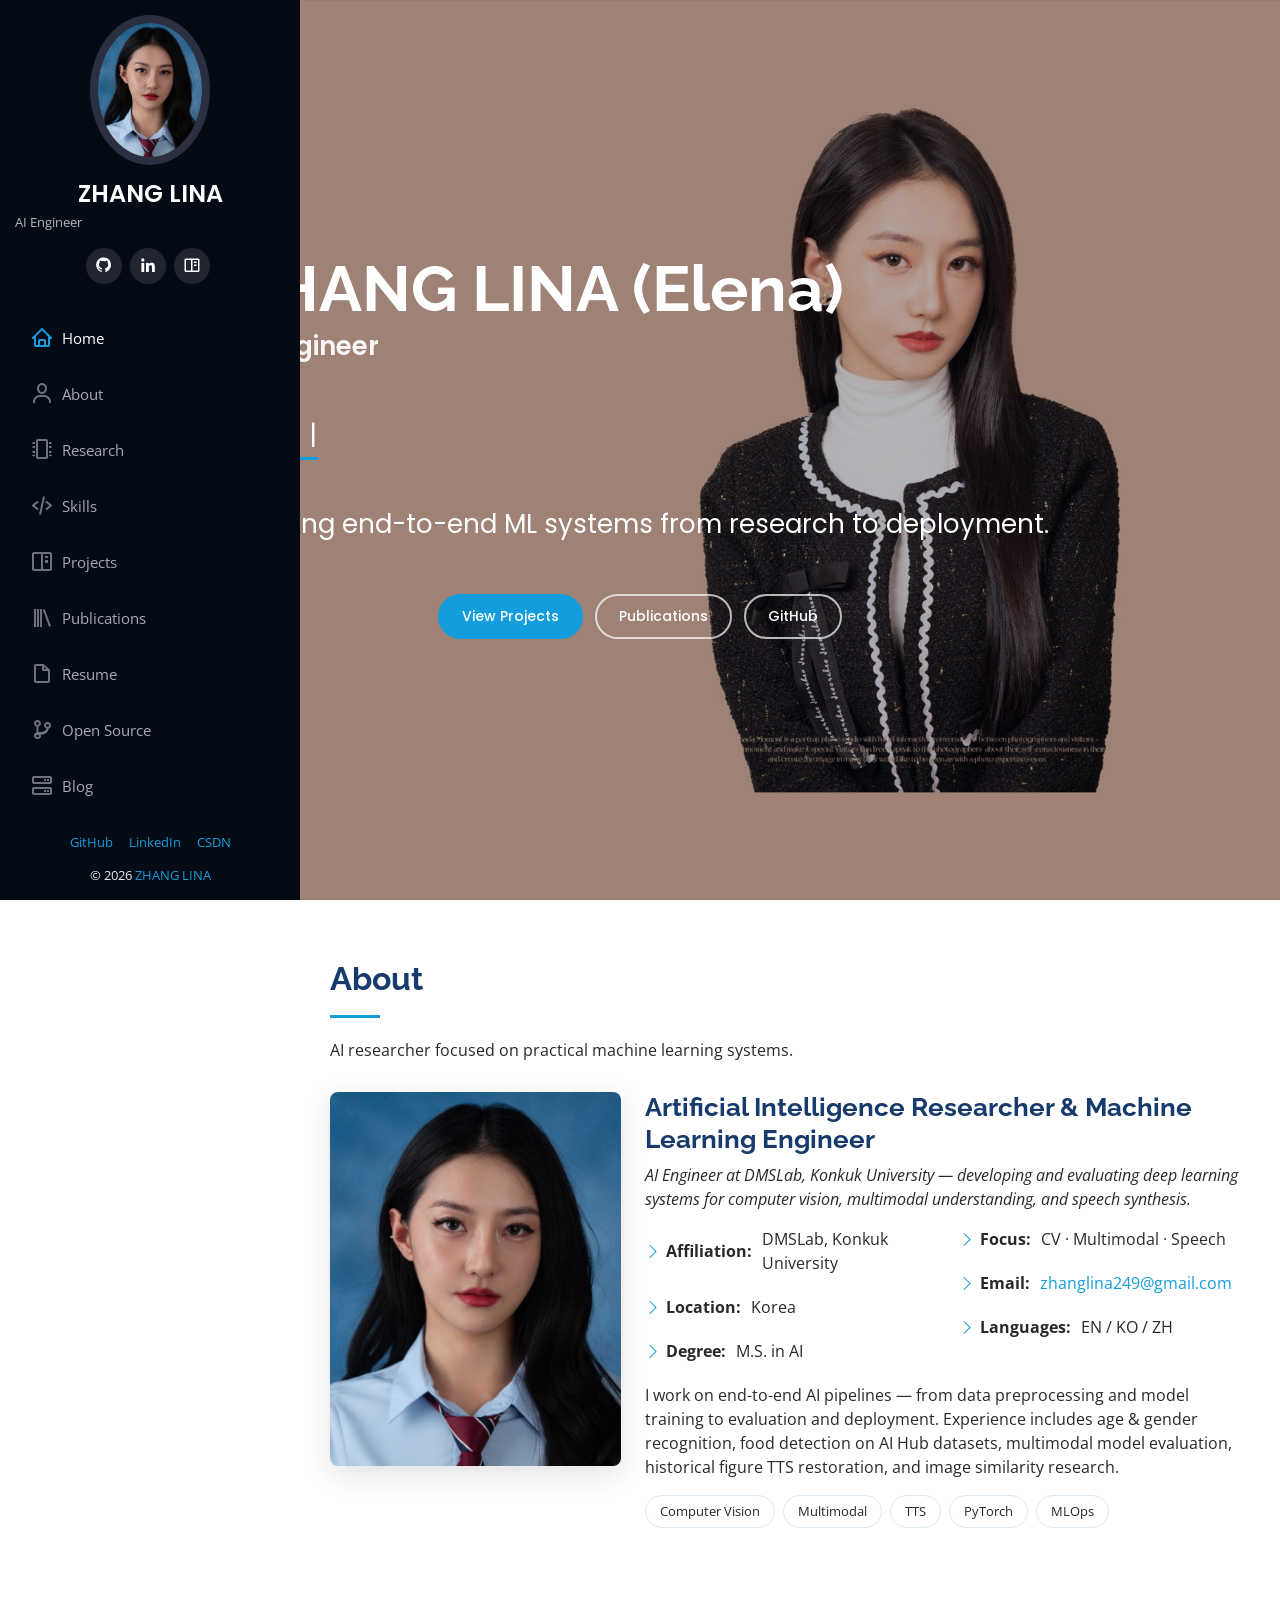
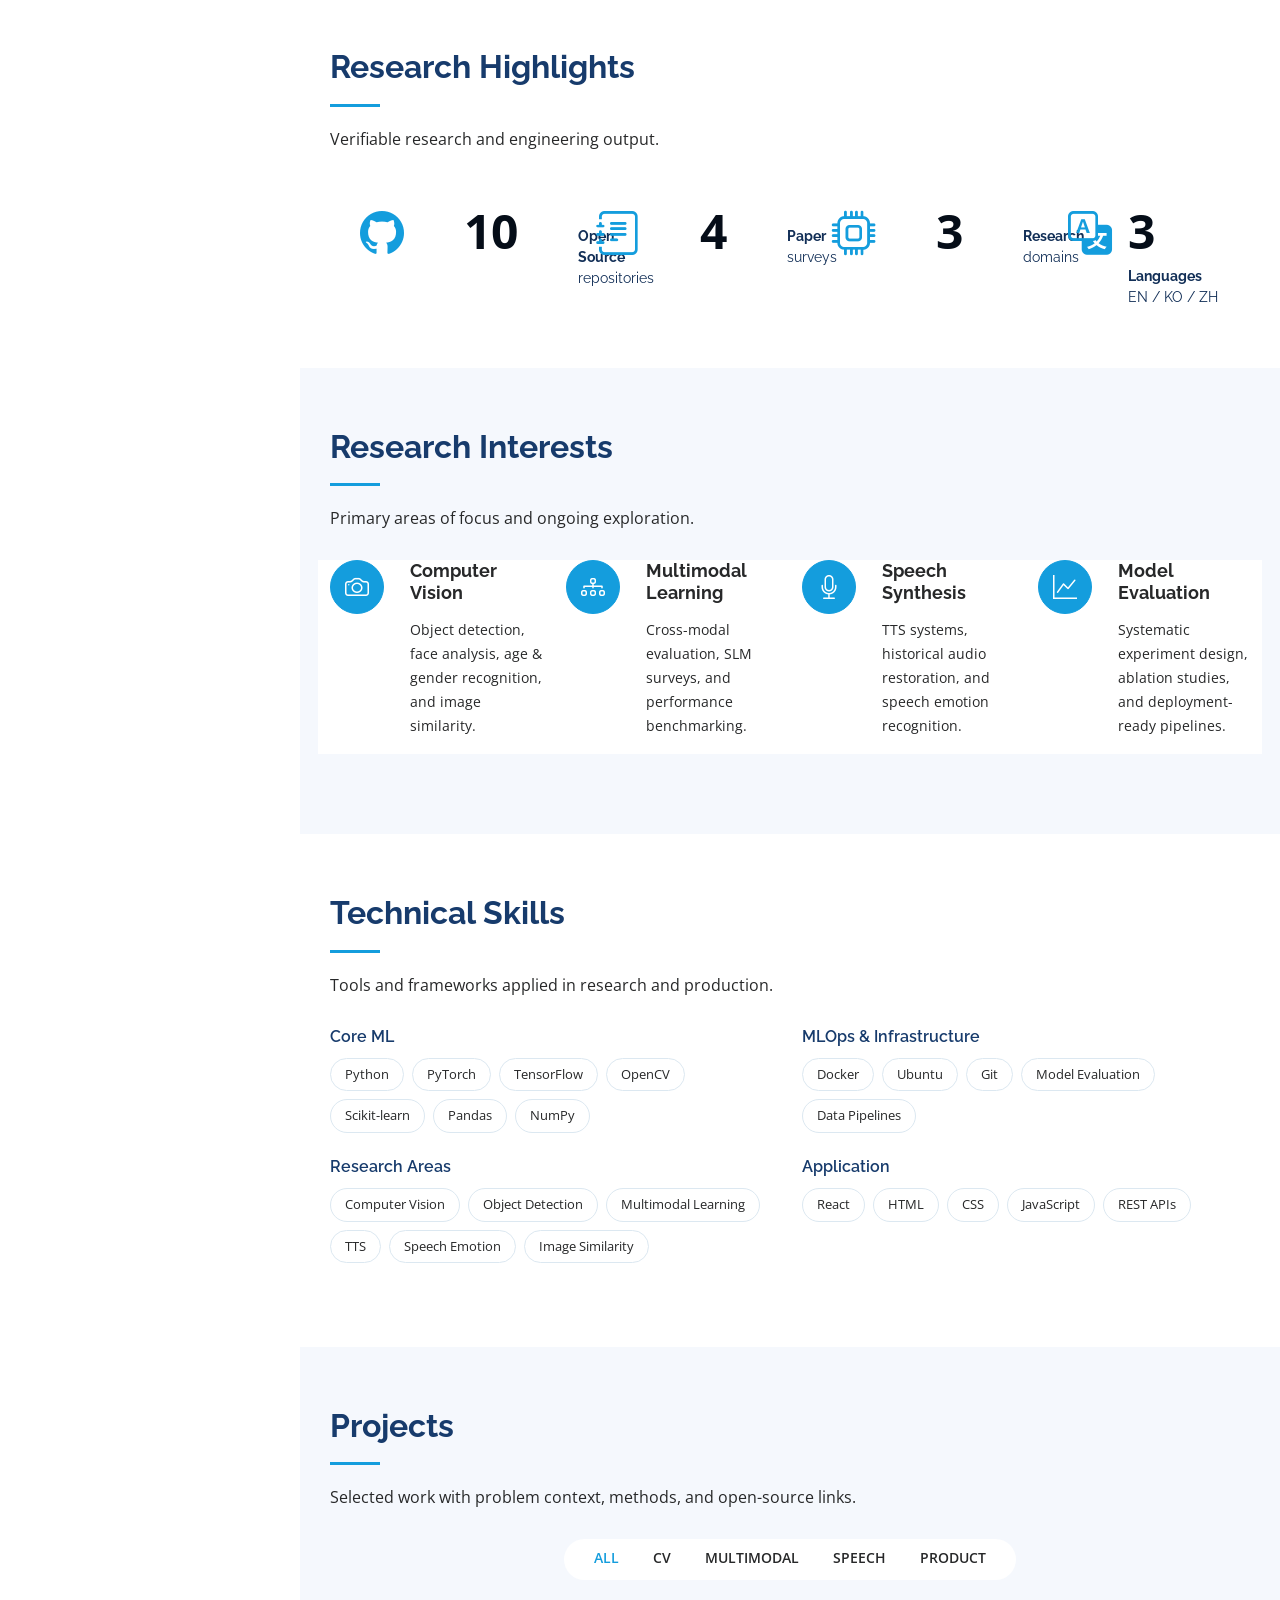
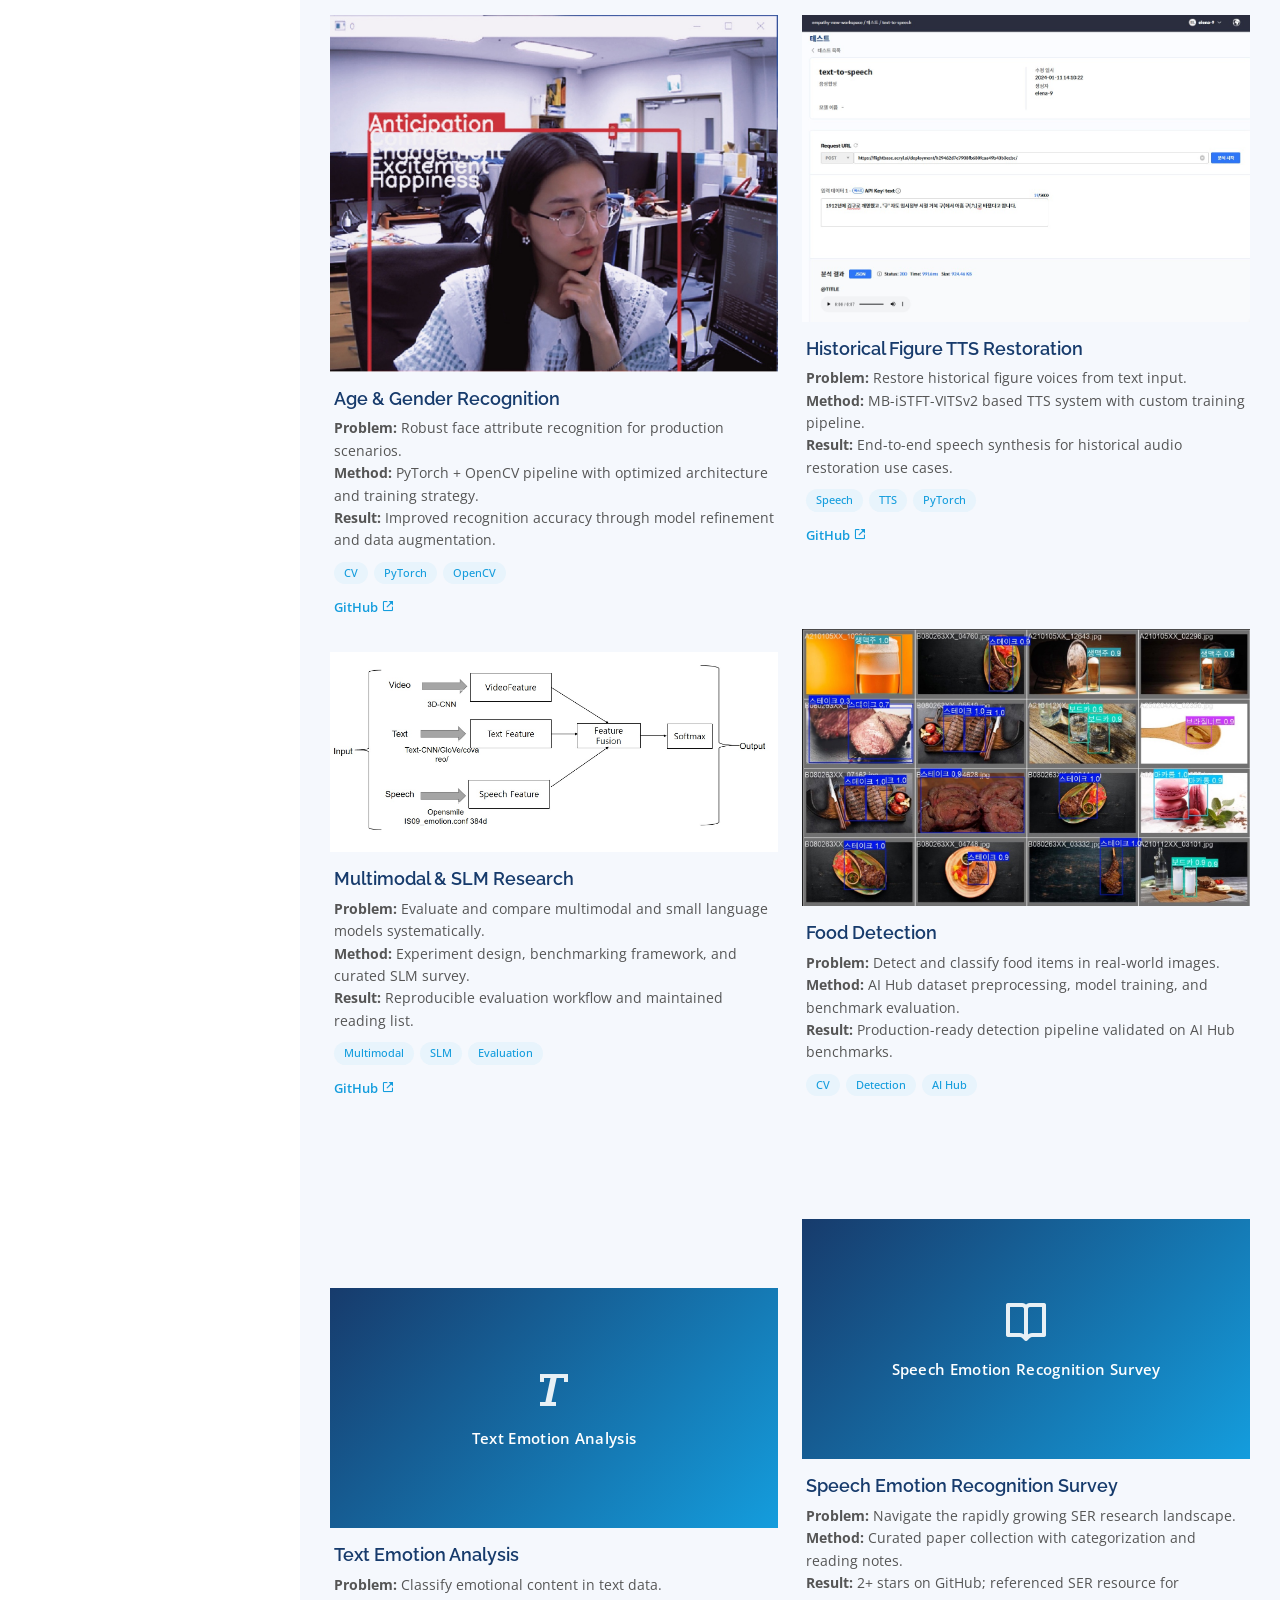
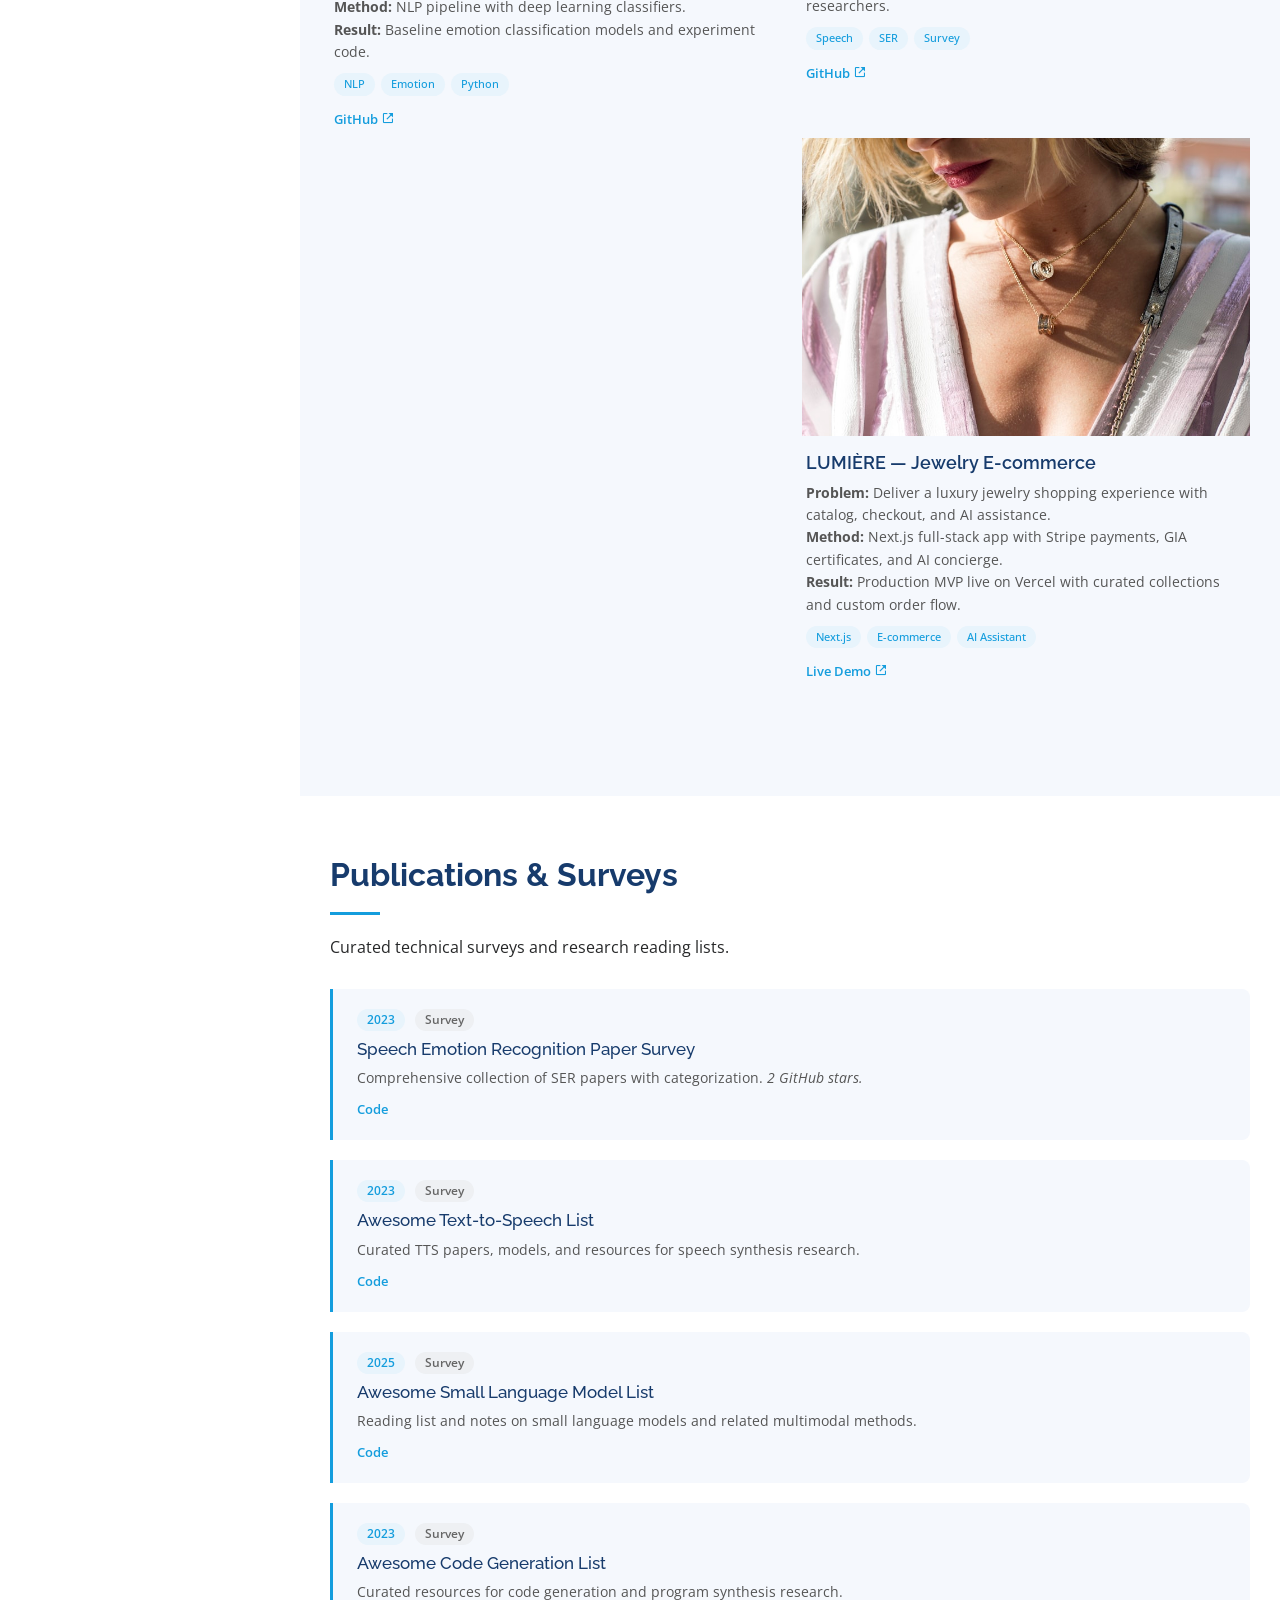
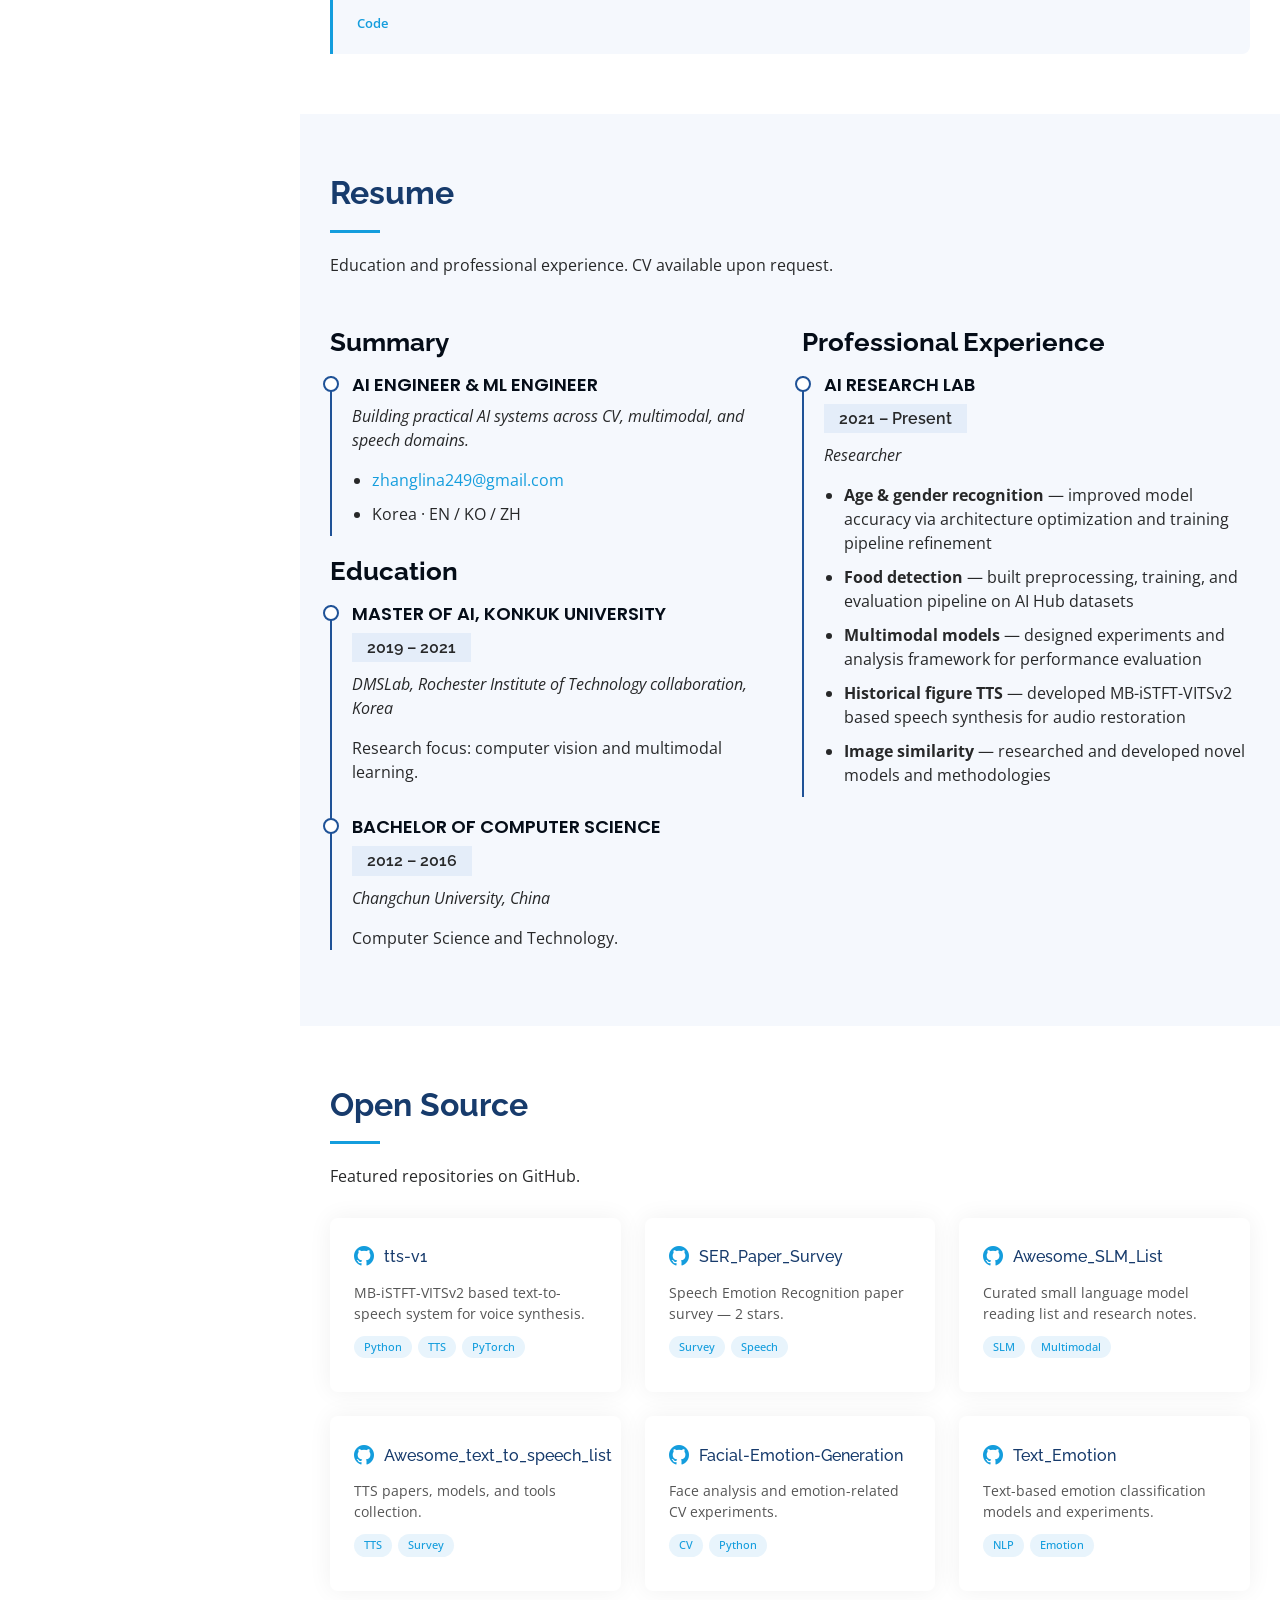
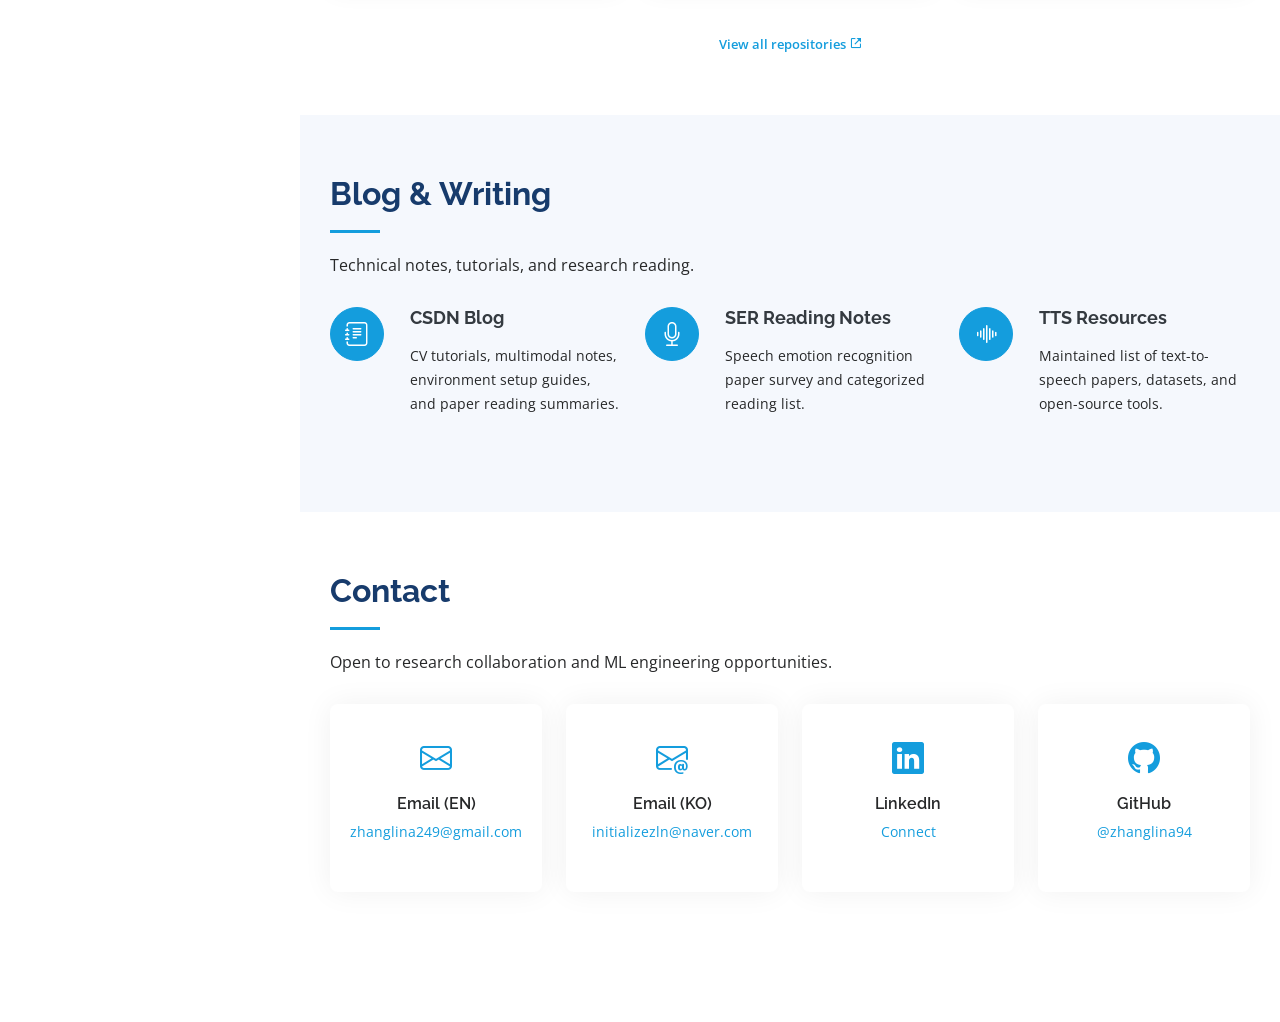
<file: index.html>
<!DOCTYPE html>
<html lang="en">

<head>
  <meta charset="utf-8">
  <meta content="width=device-width, initial-scale=1.0" name="viewport">

  <title>ZHANG LINA | AI Engineer</title>
  <meta content="ZHANG LINA (Elena) — AI Engineer specializing in computer vision, multimodal learning, and speech synthesis." name="description">
  <meta content="AI, Machine Learning, PyTorch, Multimodal, Speech, Computer Vision, Elena Zhang" name="keywords">

  <meta property="og:title" content="ZHANG LINA | AI Engineer">
  <meta property="og:description" content="AI Engineer · Computer Vision · Multimodal · Speech Synthesis">
  <meta property="og:url" content="https://zhanglina94.github.io/">
  <meta property="og:type" content="website">
  <meta property="og:image" content="https://zhanglina94.github.io/assets/img/profile-img.jpg">
  <meta name="twitter:card" content="summary_large_image">
  <meta name="twitter:title" content="ZHANG LINA | AI Engineer">
  <meta name="twitter:description" content="AI Engineer · CV · Multimodal · Speech">
  <meta name="twitter:image" content="https://zhanglina94.github.io/assets/img/profile-img.jpg">
  <link rel="canonical" href="https://zhanglina94.github.io/">

  <script type="application/ld+json">
  {
    "@context": "https://schema.org",
    "@type": "Person",
    "name": "ZHANG LINA",
    "alternateName": "Elena Zhang",
    "jobTitle": "AI Engineer",
    "url": "https://zhanglina94.github.io/",
    "email": "mailto:zhanglina249@gmail.com",
    "sameAs": [
      "https://github.com/zhanglina94",
      "https://www.linkedin.com/in/elena202208",
      "https://blog.csdn.net/weixin_44649780"
    ],
    "knowsAbout": ["Computer Vision", "Multimodal Learning", "Speech Synthesis", "PyTorch"]
  }
  </script>

  <link href="assets/img/favicon.png" rel="icon">
  <link href="assets/img/apple-touch-icon.png" rel="apple-touch-icon">
  <link href="https://fonts.googleapis.com/css?family=Open+Sans:300,300i,400,400i,600,600i,700,700i|Raleway:300,300i,400,400i,500,500i,600,600i,700,700i|Poppins:300,300i,400,400i,500,500i,600,600i,700,700i" rel="stylesheet">
  <link href="assets/vendor/aos/aos.css" rel="stylesheet">
  <link href="assets/vendor/bootstrap/css/bootstrap.min.css" rel="stylesheet">
  <link href="assets/vendor/bootstrap-icons/bootstrap-icons.css" rel="stylesheet">
  <link href="assets/vendor/boxicons/css/boxicons.min.css" rel="stylesheet">
  <link href="assets/vendor/glightbox/css/glightbox.min.css" rel="stylesheet">
  <link href="assets/css/style.css" rel="stylesheet">
</head>

<body>

  <i class="bi bi-list mobile-nav-toggle d-xl-none" aria-label="Toggle navigation"></i>

  <header id="header">
    <div class="d-flex flex-column">
      <div class="profile">
        <img src="assets/img/profile-img.jpg" alt="ZHANG LINA" class="img-fluid rounded-circle" width="120" height="120">
        <h1 class="text-light"><a href="index.html">ZHANG LINA</a></h1>
        <p class="profile-subtitle">AI Engineer</p>
        <div class="social-links mt-3 text-center">
          <a href="https://github.com/zhanglina94" target="_blank" rel="noopener noreferrer" class="github" aria-label="GitHub"><i class="bx bxl-github"></i></a>
          <a href="https://www.linkedin.com/in/elena202208" target="_blank" rel="noopener noreferrer" class="linkedin" aria-label="LinkedIn"><i class="bx bxl-linkedin"></i></a>
          <a href="https://blog.csdn.net/weixin_44649780" target="_blank" rel="noopener noreferrer" class="csdn" aria-label="CSDN Blog"><i class="bx bx-book-content"></i></a>
        </div>
      </div>

      <nav id="navbar" class="nav-menu navbar" aria-label="Main navigation">
        <ul>
          <li><a href="#hero" class="nav-link scrollto active"><i class="bx bx-home"></i> <span>Home</span></a></li>
          <li><a href="#about" class="nav-link scrollto"><i class="bx bx-user"></i> <span>About</span></a></li>
          <li><a href="#research" class="nav-link scrollto"><i class="bx bx-microchip"></i> <span>Research</span></a></li>
          <li><a href="#skills" class="nav-link scrollto"><i class="bx bx-code-alt"></i> <span>Skills</span></a></li>
          <li><a href="#portfolio" class="nav-link scrollto"><i class="bx bx-book-content"></i> <span>Projects</span></a></li>
          <li><a href="#publications" class="nav-link scrollto"><i class="bx bx-library"></i> <span>Publications</span></a></li>
          <li><a href="#resume" class="nav-link scrollto"><i class="bx bx-file-blank"></i> <span>Resume</span></a></li>
          <li><a href="#opensource" class="nav-link scrollto"><i class="bx bx-git-branch"></i> <span>Open Source</span></a></li>
          <li><a href="#blog" class="nav-link scrollto"><i class="bx bx-server"></i> <span>Blog</span></a></li>
          <li><a href="#contact" class="nav-link scrollto"><i class="bx bx-envelope"></i> <span>Contact</span></a></li>
        </ul>
      </nav>
    </div>
  </header>

  <section id="hero" class="d-flex flex-column justify-content-center align-items-center">
    <div class="hero-container" data-aos="fade-in">
      <h1>ZHANG LINA (Elena)</h1>
      <p class="hero-tagline">AI Engineer</p>
      <p>I'm <span class="typed" data-typed-items="AI Engineer, ML Engineer, CV Engineer, Full-Stack Developer">AI Engineer</span></p>
      <p class="hero-summary">Building end-to-end ML systems from research to deployment.</p>
      <div class="hero-cta">
        <a href="#portfolio" class="btn-hero btn-hero-primary scrollto">View Projects</a>
        <a href="#publications" class="btn-hero btn-hero-outline scrollto">Publications</a>
        <a href="https://github.com/zhanglina94" target="_blank" rel="noopener noreferrer" class="btn-hero btn-hero-outline">GitHub</a>
      </div>
    </div>
  </section>

  <main id="main">

    <!-- About -->
    <section id="about" class="about">
      <div class="container">
        <div class="section-title">
          <h2>About</h2>
          <p>AI researcher focused on practical machine learning systems.</p>
        </div>
        <div class="row">
          <div class="col-lg-4" data-aos="fade-right">
            <img src="assets/img/profile-img.jpg" class="img-fluid about-photo" alt="ZHANG LINA profile photo" loading="lazy" width="400" height="400">
          </div>
          <div class="col-lg-8 pt-4 pt-lg-0 content" data-aos="fade-left">
            <h3>Artificial Intelligence Researcher &amp; Machine Learning Engineer</h3>
            <p class="fst-italic">
              AI Engineer at DMSLab, Konkuk University — developing and evaluating deep learning systems for computer vision, multimodal understanding, and speech synthesis.
            </p>
            <div class="row">
              <div class="col-lg-6">
                <ul>
                  <li><i class="bi bi-chevron-right"></i> <strong>Affiliation:</strong> <span>DMSLab, Konkuk University</span></li>
                  <li><i class="bi bi-chevron-right"></i> <strong>Location:</strong> <span>Korea</span></li>
                  <li><i class="bi bi-chevron-right"></i> <strong>Degree:</strong> <span>M.S. in AI</span></li>
                </ul>
              </div>
              <div class="col-lg-6">
                <ul>
                  <li><i class="bi bi-chevron-right"></i> <strong>Focus:</strong> <span>CV · Multimodal · Speech</span></li>
                  <li><i class="bi bi-chevron-right"></i> <strong>Email:</strong> <span><a href="mailto:zhanglina249@gmail.com">zhanglina249@gmail.com</a></span></li>
                  <li><i class="bi bi-chevron-right"></i> <strong>Languages:</strong> <span>EN / KO / ZH</span></li>
                </ul>
              </div>
            </div>
            <p>
              I work on end-to-end AI pipelines — from data preprocessing and model training to evaluation and deployment.
              Experience includes age &amp; gender recognition, food detection on AI Hub datasets, multimodal model evaluation,
              historical figure TTS restoration, and image similarity research.
            </p>
            <div class="skill-tags about-tags">
              <span>Computer Vision</span><span>Multimodal</span><span>TTS</span><span>PyTorch</span><span>MLOps</span>
            </div>
          </div>
        </div>
      </div>
    </section>

    <!-- Research Highlights -->
    <section id="highlights" class="facts">
      <div class="container">
        <div class="section-title">
          <h2>Research Highlights</h2>
          <p>Verifiable research and engineering output.</p>
        </div>
        <div class="row no-gutters">
          <div class="col-lg-3 col-md-6 d-md-flex align-items-md-stretch" data-aos="fade-up">
            <a href="#opensource" class="count-box highlight-link scrollto">
              <i class="bi bi-github"></i>
              <span data-purecounter-start="0" data-purecounter-end="10" data-purecounter-duration="1" class="purecounter">10</span>
              <p><strong>Open Source</strong> repositories</p>
            </a>
          </div>
          <div class="col-lg-3 col-md-6 d-md-flex align-items-md-stretch" data-aos="fade-up" data-aos-delay="100">
            <a href="#publications" class="count-box highlight-link scrollto">
              <i class="bi bi-journal-text"></i>
              <span data-purecounter-start="0" data-purecounter-end="4" data-purecounter-duration="1" class="purecounter">4</span>
              <p><strong>Paper</strong> surveys</p>
            </a>
          </div>
          <div class="col-lg-3 col-md-6 d-md-flex align-items-md-stretch" data-aos="fade-up" data-aos-delay="200">
            <a href="#research" class="count-box highlight-link scrollto">
              <i class="bi bi-cpu"></i>
              <span data-purecounter-start="0" data-purecounter-end="3" data-purecounter-duration="1" class="purecounter">3</span>
              <p><strong>Research</strong> domains</p>
            </a>
          </div>
          <div class="col-lg-3 col-md-6 d-md-flex align-items-md-stretch" data-aos="fade-up" data-aos-delay="300">
            <div class="count-box">
              <i class="bi bi-translate"></i>
              <span data-purecounter-start="0" data-purecounter-end="3" data-purecounter-duration="1" class="purecounter">3</span>
              <p><strong>Languages</strong> EN / KO / ZH</p>
            </div>
          </div>
        </div>
      </div>
    </section>

    <!-- Research Interests -->
    <section id="research" class="services section-bg">
      <div class="container">
        <div class="section-title">
          <h2>Research Interests</h2>
          <p>Primary areas of focus and ongoing exploration.</p>
        </div>
        <div class="row">
          <div class="col-lg-3 col-md-6 icon-box" data-aos="fade-up">
            <div class="icon"><i class="bi bi-camera"></i></div>
            <h4 class="title">Computer Vision</h4>
            <p class="description">Object detection, face analysis, age &amp; gender recognition, and image similarity.</p>
          </div>
          <div class="col-lg-3 col-md-6 icon-box" data-aos="fade-up" data-aos-delay="100">
            <div class="icon"><i class="bi bi-diagram-3"></i></div>
            <h4 class="title">Multimodal Learning</h4>
            <p class="description">Cross-modal evaluation, SLM surveys, and performance benchmarking.</p>
          </div>
          <div class="col-lg-3 col-md-6 icon-box" data-aos="fade-up" data-aos-delay="200">
            <div class="icon"><i class="bi bi-mic"></i></div>
            <h4 class="title">Speech Synthesis</h4>
            <p class="description">TTS systems, historical audio restoration, and speech emotion recognition.</p>
          </div>
          <div class="col-lg-3 col-md-6 icon-box" data-aos="fade-up" data-aos-delay="300">
            <div class="icon"><i class="bi bi-graph-up"></i></div>
            <h4 class="title">Model Evaluation</h4>
            <p class="description">Systematic experiment design, ablation studies, and deployment-ready pipelines.</p>
          </div>
        </div>
      </div>
    </section>

    <!-- Skills -->
    <section id="skills" class="skills">
      <div class="container">
        <div class="section-title">
          <h2>Technical Skills</h2>
          <p>Tools and frameworks applied in research and production.</p>
        </div>
        <div class="row skill-groups" data-aos="fade-up">
          <div class="col-lg-6 mb-4">
            <h4 class="skill-group-title">Core ML</h4>
            <div class="skill-tags">
              <span>Python</span><span>PyTorch</span><span>TensorFlow</span><span>OpenCV</span><span>Scikit-learn</span><span>Pandas</span><span>NumPy</span>
            </div>
          </div>
          <div class="col-lg-6 mb-4">
            <h4 class="skill-group-title">MLOps &amp; Infrastructure</h4>
            <div class="skill-tags">
              <span>Docker</span><span>Ubuntu</span><span>Git</span><span>Model Evaluation</span><span>Data Pipelines</span>
            </div>
          </div>
          <div class="col-lg-6 mb-4">
            <h4 class="skill-group-title">Research Areas</h4>
            <div class="skill-tags">
              <span>Computer Vision</span><span>Object Detection</span><span>Multimodal Learning</span><span>TTS</span><span>Speech Emotion</span><span>Image Similarity</span>
            </div>
          </div>
          <div class="col-lg-6 mb-4">
            <h4 class="skill-group-title">Application</h4>
            <div class="skill-tags">
              <span>React</span><span>HTML</span><span>CSS</span><span>JavaScript</span><span>REST APIs</span>
            </div>
          </div>
        </div>
      </div>
    </section>

    <!-- Projects -->
    <section id="portfolio" class="portfolio section-bg">
      <div class="container">
        <div class="section-title">
          <h2>Projects</h2>
          <p>Selected work with problem context, methods, and open-source links.</p>
        </div>
        <div class="row" data-aos="fade-up">
          <div class="col-lg-12 d-flex justify-content-center">
            <ul id="portfolio-flters">
              <li data-filter="*" class="filter-active">All</li>
              <li data-filter=".filter-app">CV</li>
              <li data-filter=".filter-card">Multimodal</li>
              <li data-filter=".filter-web">Speech</li>
              <li data-filter=".filter-product">Product</li>
            </ul>
          </div>
        </div>
        <div class="row portfolio-container" data-aos="fade-up" data-aos-delay="100">

          <div class="col-lg-6 portfolio-item filter-app">
            <div class="portfolio-wrap">
              <img src="assets/img/portfolio/EmoRegPro-1.jpg" class="img-fluid" alt="Age and Gender Recognition" loading="lazy" width="800" height="600">
              <div class="portfolio-links">
                <a href="assets/img/portfolio/EmoRegPro-1.jpg" data-gallery="portfolioGallery" class="portfolio-lightbox" title="Age &amp; Gender Recognition"><i class="bx bx-plus"></i></a>
                <a href="https://github.com/zhanglina94/Facial-Emotion-Generation" target="_blank" rel="noopener noreferrer" title="View on GitHub"><i class="bx bx-link-external"></i></a>
              </div>
            </div>
            <div class="project-info">
              <h4>Age &amp; Gender Recognition</h4>
              <p><strong>Problem:</strong> Robust face attribute recognition for production scenarios.<br><strong>Method:</strong> PyTorch + OpenCV pipeline with optimized architecture and training strategy.<br><strong>Result:</strong> Improved recognition accuracy through model refinement and data augmentation.</p>
              <div class="project-tags"><span>CV</span><span>PyTorch</span><span>OpenCV</span></div>
              <a href="https://github.com/zhanglina94/Facial-Emotion-Generation" target="_blank" rel="noopener noreferrer" class="project-link">GitHub <i class="bx bx-link-external"></i></a>
            </div>
          </div>

          <div class="col-lg-6 portfolio-item filter-web">
            <div class="portfolio-wrap">
              <img src="assets/img/portfolio/tts-1.jpg" class="img-fluid" alt="Historical Figure TTS Restoration" loading="lazy" width="800" height="600">
              <div class="portfolio-links">
                <a href="assets/img/portfolio/tts-1.jpg" data-gallery="portfolioGallery" class="portfolio-lightbox" title="Historical Figure TTS Restoration"><i class="bx bx-plus"></i></a>
                <a href="https://github.com/zhanglina94/tts-v1" target="_blank" rel="noopener noreferrer" title="View on GitHub"><i class="bx bx-link-external"></i></a>
              </div>
            </div>
            <div class="project-info">
              <h4>Historical Figure TTS Restoration</h4>
              <p><strong>Problem:</strong> Restore historical figure voices from text input.<br><strong>Method:</strong> MB-iSTFT-VITSv2 based TTS system with custom training pipeline.<br><strong>Result:</strong> End-to-end speech synthesis for historical audio restoration use cases.</p>
              <div class="project-tags"><span>Speech</span><span>TTS</span><span>PyTorch</span></div>
              <a href="https://github.com/zhanglina94/tts-v1" target="_blank" rel="noopener noreferrer" class="project-link">GitHub <i class="bx bx-link-external"></i></a>
            </div>
          </div>

          <div class="col-lg-6 portfolio-item filter-app">
            <div class="portfolio-wrap">
              <img src="assets/img/portfolio/FoodReg-2.jpg" class="img-fluid" alt="Food Detection" loading="lazy" width="800" height="600">
              <div class="portfolio-links">
                <a href="assets/img/portfolio/FoodReg-2.jpg" data-gallery="portfolioGallery" class="portfolio-lightbox" title="Food Detection"><i class="bx bx-plus"></i></a>
              </div>
            </div>
            <div class="project-info">
              <h4>Food Detection</h4>
              <p><strong>Problem:</strong> Detect and classify food items in real-world images.<br><strong>Method:</strong> AI Hub dataset preprocessing, model training, and benchmark evaluation.<br><strong>Result:</strong> Production-ready detection pipeline validated on AI Hub benchmarks.</p>
              <div class="project-tags"><span>CV</span><span>Detection</span><span>AI Hub</span></div>
            </div>
          </div>

          <div class="col-lg-6 portfolio-item filter-card">
            <div class="portfolio-wrap">
              <img src="assets/img/portfolio/Multimodal-1.jpg" class="img-fluid" alt="Multimodal Model Evaluation" loading="lazy" width="800" height="600">
              <div class="portfolio-links">
                <a href="assets/img/portfolio/Multimodal-1.jpg" data-gallery="portfolioGallery" class="portfolio-lightbox" title="Multimodal Model Evaluation"><i class="bx bx-plus"></i></a>
                <a href="https://github.com/zhanglina94/Awesome_SLM_List" target="_blank" rel="noopener noreferrer" title="View on GitHub"><i class="bx bx-link-external"></i></a>
              </div>
            </div>
            <div class="project-info">
              <h4>Multimodal &amp; SLM Research</h4>
              <p><strong>Problem:</strong> Evaluate and compare multimodal and small language models systematically.<br><strong>Method:</strong> Experiment design, benchmarking framework, and curated SLM survey.<br><strong>Result:</strong> Reproducible evaluation workflow and maintained reading list.</p>
              <div class="project-tags"><span>Multimodal</span><span>SLM</span><span>Evaluation</span></div>
              <a href="https://github.com/zhanglina94/Awesome_SLM_List" target="_blank" rel="noopener noreferrer" class="project-link">GitHub <i class="bx bx-link-external"></i></a>
            </div>
          </div>

          <div class="col-lg-6 portfolio-item filter-web">
            <div class="portfolio-wrap portfolio-wrap--placeholder">
              <div class="portfolio-placeholder">
                <i class="bx bx-book-open" aria-hidden="true"></i>
                <span>Speech Emotion Recognition Survey</span>
              </div>
              <div class="portfolio-links">
                <a href="https://github.com/zhanglina94/SER_Paper_Survey" target="_blank" rel="noopener noreferrer" title="View on GitHub"><i class="bx bx-link-external"></i></a>
              </div>
            </div>
            <div class="project-info">
              <h4>Speech Emotion Recognition Survey</h4>
              <p><strong>Problem:</strong> Navigate the rapidly growing SER research landscape.<br><strong>Method:</strong> Curated paper collection with categorization and reading notes.<br><strong>Result:</strong> 2+ stars on GitHub; referenced SER resource for researchers.</p>
              <div class="project-tags"><span>Speech</span><span>SER</span><span>Survey</span></div>
              <a href="https://github.com/zhanglina94/SER_Paper_Survey" target="_blank" rel="noopener noreferrer" class="project-link">GitHub <i class="bx bx-link-external"></i></a>
            </div>
          </div>

          <div class="col-lg-6 portfolio-item filter-app">
            <div class="portfolio-wrap portfolio-wrap--placeholder">
              <div class="portfolio-placeholder">
                <i class="bx bx-text" aria-hidden="true"></i>
                <span>Text Emotion Analysis</span>
              </div>
              <div class="portfolio-links">
                <a href="https://github.com/zhanglina94/Text_Emotion" target="_blank" rel="noopener noreferrer" title="View on GitHub"><i class="bx bx-link-external"></i></a>
              </div>
            </div>
            <div class="project-info">
              <h4>Text Emotion Analysis</h4>
              <p><strong>Problem:</strong> Classify emotional content in text data.<br><strong>Method:</strong> NLP pipeline with deep learning classifiers.<br><strong>Result:</strong> Baseline emotion classification models and experiment code.</p>
              <div class="project-tags"><span>NLP</span><span>Emotion</span><span>Python</span></div>
              <a href="https://github.com/zhanglina94/Text_Emotion" target="_blank" rel="noopener noreferrer" class="project-link">GitHub <i class="bx bx-link-external"></i></a>
            </div>
          </div>

          <div class="col-lg-6 portfolio-item filter-product">
            <div class="portfolio-wrap">
              <img src="assets/img/portfolio/lumiere.jpg" class="img-fluid" alt="LUMIÈRE Jewelry Boutique" loading="lazy" width="800" height="533">
              <div class="portfolio-links">
                <a href="assets/img/portfolio/lumiere.jpg" data-gallery="portfolioGallery" class="portfolio-lightbox" title="LUMIÈRE Jewelry Boutique"><i class="bx bx-plus"></i></a>
                <a href="https://jewelry-boutique-nine.vercel.app/" target="_blank" rel="noopener noreferrer" title="Live Demo"><i class="bx bx-link-external"></i></a>
              </div>
            </div>
            <div class="project-info">
              <h4>LUMIÈRE — Jewelry E-commerce</h4>
              <p><strong>Problem:</strong> Deliver a luxury jewelry shopping experience with catalog, checkout, and AI assistance.<br><strong>Method:</strong> Next.js full-stack app with Stripe payments, GIA certificates, and AI concierge.<br><strong>Result:</strong> Production MVP live on Vercel with curated collections and custom order flow.</p>
              <div class="project-tags"><span>Next.js</span><span>E-commerce</span><span>AI Assistant</span></div>
              <a href="https://jewelry-boutique-nine.vercel.app/" target="_blank" rel="noopener noreferrer" class="project-link">Live Demo <i class="bx bx-link-external"></i></a>
            </div>
          </div>

        </div>
      </div>
    </section>

    <!-- Publications -->
    <section id="publications" class="resume">
      <div class="container">
        <div class="section-title">
          <h2>Publications &amp; Surveys</h2>
          <p>Curated technical surveys and research reading lists.</p>
        </div>
        <div class="row">
          <div class="col-lg-12" data-aos="fade-up">
            <div class="pub-list">
              <div class="pub-item">
                <div class="pub-meta"><span class="pub-year">2023</span><span class="pub-type">Survey</span></div>
                <h4><a href="https://github.com/zhanglina94/SER_Paper_Survey" target="_blank" rel="noopener noreferrer">Speech Emotion Recognition Paper Survey</a></h4>
                <p>Comprehensive collection of SER papers with categorization. <em>2 GitHub stars.</em></p>
                <div class="pub-links"><a href="https://github.com/zhanglina94/SER_Paper_Survey" target="_blank" rel="noopener noreferrer">Code</a></div>
              </div>
              <div class="pub-item">
                <div class="pub-meta"><span class="pub-year">2023</span><span class="pub-type">Survey</span></div>
                <h4><a href="https://github.com/zhanglina94/Awesome_text_to_speech_list" target="_blank" rel="noopener noreferrer">Awesome Text-to-Speech List</a></h4>
                <p>Curated TTS papers, models, and resources for speech synthesis research.</p>
                <div class="pub-links"><a href="https://github.com/zhanglina94/Awesome_text_to_speech_list" target="_blank" rel="noopener noreferrer">Code</a></div>
              </div>
              <div class="pub-item">
                <div class="pub-meta"><span class="pub-year">2025</span><span class="pub-type">Survey</span></div>
                <h4><a href="https://github.com/zhanglina94/Awesome_SLM_List" target="_blank" rel="noopener noreferrer">Awesome Small Language Model List</a></h4>
                <p>Reading list and notes on small language models and related multimodal methods.</p>
                <div class="pub-links"><a href="https://github.com/zhanglina94/Awesome_SLM_List" target="_blank" rel="noopener noreferrer">Code</a></div>
              </div>
              <div class="pub-item">
                <div class="pub-meta"><span class="pub-year">2023</span><span class="pub-type">Survey</span></div>
                <h4><a href="https://github.com/zhanglina94/Awesome_code_generation_list" target="_blank" rel="noopener noreferrer">Awesome Code Generation List</a></h4>
                <p>Curated resources for code generation and program synthesis research.</p>
                <div class="pub-links"><a href="https://github.com/zhanglina94/Awesome_code_generation_list" target="_blank" rel="noopener noreferrer">Code</a></div>
              </div>
            </div>
          </div>
        </div>
      </div>
    </section>

    <!-- Resume -->
    <section id="resume" class="resume section-bg">
      <div class="container">
        <div class="section-title">
          <h2>Resume</h2>
          <p>Education and professional experience. CV available upon request.</p>
        </div>
        <div class="row">
          <div class="col-lg-6" data-aos="fade-up">
            <h3 class="resume-title">Summary</h3>
            <div class="resume-item pb-0">
              <h4>AI Engineer &amp; ML Engineer</h4>
              <p><em>Building practical AI systems across CV, multimodal, and speech domains.</em></p>
              <ul>
                <li><a href="mailto:zhanglina249@gmail.com">zhanglina249@gmail.com</a></li>
                <li>Korea · EN / KO / ZH</li>
              </ul>
            </div>
            <h3 class="resume-title">Education</h3>
            <div class="resume-item">
              <h4>Master of AI, Konkuk University</h4>
              <h5>2019 – 2021</h5>
              <p><em>DMSLab, Rochester Institute of Technology collaboration, Korea</em></p>
              <p>Research focus: computer vision and multimodal learning.</p>
            </div>
            <div class="resume-item">
              <h4>Bachelor of Computer Science</h4>
              <h5>2012 – 2016</h5>
              <p><em>Changchun University, China</em></p>
              <p>Computer Science and Technology.</p>
            </div>
          </div>
          <div class="col-lg-6" data-aos="fade-up" data-aos-delay="100">
            <h3 class="resume-title">Professional Experience</h3>
            <div class="resume-item">
              <h4>AI Research Lab</h4>
              <h5>2021 – Present</h5>
              <p><em>Researcher</em></p>
              <ul>
                <li><strong>Age &amp; gender recognition</strong> — improved model accuracy via architecture optimization and training pipeline refinement</li>
                <li><strong>Food detection</strong> — built preprocessing, training, and evaluation pipeline on AI Hub datasets</li>
                <li><strong>Multimodal models</strong> — designed experiments and analysis framework for performance evaluation</li>
                <li><strong>Historical figure TTS</strong> — developed MB-iSTFT-VITSv2 based speech synthesis for audio restoration</li>
                <li><strong>Image similarity</strong> — researched and developed novel models and methodologies</li>
              </ul>
            </div>
          </div>
        </div>
      </div>
    </section>

    <!-- Open Source -->
    <section id="opensource" class="services">
      <div class="container">
        <div class="section-title">
          <h2>Open Source</h2>
          <p>Featured repositories on GitHub.</p>
        </div>
        <div class="row repo-grid" data-aos="fade-up">
          <div class="col-lg-4 col-md-6">
            <div class="repo-card">
              <div class="repo-header"><i class="bi bi-github"></i><h4><a href="https://github.com/zhanglina94/tts-v1" target="_blank" rel="noopener noreferrer">tts-v1</a></h4></div>
              <p>MB-iSTFT-VITSv2 based text-to-speech system for voice synthesis.</p>
              <div class="project-tags"><span>Python</span><span>TTS</span><span>PyTorch</span></div>
            </div>
          </div>
          <div class="col-lg-4 col-md-6">
            <div class="repo-card">
              <div class="repo-header"><i class="bi bi-github"></i><h4><a href="https://github.com/zhanglina94/SER_Paper_Survey" target="_blank" rel="noopener noreferrer">SER_Paper_Survey</a></h4></div>
              <p>Speech Emotion Recognition paper survey — 2 stars.</p>
              <div class="project-tags"><span>Survey</span><span>Speech</span></div>
            </div>
          </div>
          <div class="col-lg-4 col-md-6">
            <div class="repo-card">
              <div class="repo-header"><i class="bi bi-github"></i><h4><a href="https://github.com/zhanglina94/Awesome_SLM_List" target="_blank" rel="noopener noreferrer">Awesome_SLM_List</a></h4></div>
              <p>Curated small language model reading list and research notes.</p>
              <div class="project-tags"><span>SLM</span><span>Multimodal</span></div>
            </div>
          </div>
          <div class="col-lg-4 col-md-6">
            <div class="repo-card">
              <div class="repo-header"><i class="bi bi-github"></i><h4><a href="https://github.com/zhanglina94/Awesome_text_to_speech_list" target="_blank" rel="noopener noreferrer">Awesome_text_to_speech_list</a></h4></div>
              <p>TTS papers, models, and tools collection.</p>
              <div class="project-tags"><span>TTS</span><span>Survey</span></div>
            </div>
          </div>
          <div class="col-lg-4 col-md-6">
            <div class="repo-card">
              <div class="repo-header"><i class="bi bi-github"></i><h4><a href="https://github.com/zhanglina94/Facial-Emotion-Generation" target="_blank" rel="noopener noreferrer">Facial-Emotion-Generation</a></h4></div>
              <p>Face analysis and emotion-related CV experiments.</p>
              <div class="project-tags"><span>CV</span><span>Python</span></div>
            </div>
          </div>
          <div class="col-lg-4 col-md-6">
            <div class="repo-card">
              <div class="repo-header"><i class="bi bi-github"></i><h4><a href="https://github.com/zhanglina94/Text_Emotion" target="_blank" rel="noopener noreferrer">Text_Emotion</a></h4></div>
              <p>Text-based emotion classification models and experiments.</p>
              <div class="project-tags"><span>NLP</span><span>Emotion</span></div>
            </div>
          </div>
        </div>
        <div class="text-center mt-3">
          <a href="https://github.com/zhanglina94?tab=repositories" target="_blank" rel="noopener noreferrer" class="project-link">View all repositories <i class="bx bx-link-external"></i></a>
        </div>
      </div>
    </section>

    <!-- Blog -->
    <section id="blog" class="services section-bg">
      <div class="container">
        <div class="section-title">
          <h2>Blog &amp; Writing</h2>
          <p>Technical notes, tutorials, and research reading.</p>
        </div>
        <div class="row">
          <div class="col-lg-4 col-md-6 icon-box" data-aos="fade-up">
            <div class="icon"><i class="bi bi-journal-text"></i></div>
            <h4 class="title"><a href="https://blog.csdn.net/weixin_44649780" target="_blank" rel="noopener noreferrer">CSDN Blog</a></h4>
            <p class="description">CV tutorials, multimodal notes, environment setup guides, and paper reading summaries.</p>
          </div>
          <div class="col-lg-4 col-md-6 icon-box" data-aos="fade-up" data-aos-delay="100">
            <div class="icon"><i class="bi bi-mic"></i></div>
            <h4 class="title"><a href="https://github.com/zhanglina94/SER_Paper_Survey" target="_blank" rel="noopener noreferrer">SER Reading Notes</a></h4>
            <p class="description">Speech emotion recognition paper survey and categorized reading list.</p>
          </div>
          <div class="col-lg-4 col-md-6 icon-box" data-aos="fade-up" data-aos-delay="200">
            <div class="icon"><i class="bi bi-soundwave"></i></div>
            <h4 class="title"><a href="https://github.com/zhanglina94/Awesome_text_to_speech_list" target="_blank" rel="noopener noreferrer">TTS Resources</a></h4>
            <p class="description">Maintained list of text-to-speech papers, datasets, and open-source tools.</p>
          </div>
        </div>
      </div>
    </section>

    <!-- Contact -->
    <section id="contact" class="contact">
      <div class="container">
        <div class="section-title">
          <h2>Contact</h2>
          <p>Open to research collaboration and ML engineering opportunities.</p>
        </div>
        <div class="row contact-cards" data-aos="fade-up">
          <div class="col-md-6 col-lg-3">
            <div class="contact-card">
              <i class="bi bi-envelope"></i>
              <h4>Email (EN)</h4>
              <p><a href="mailto:zhanglina249@gmail.com">zhanglina249@gmail.com</a></p>
            </div>
          </div>
          <div class="col-md-6 col-lg-3">
            <div class="contact-card">
              <i class="bi bi-envelope-at"></i>
              <h4>Email (KO)</h4>
              <p><a href="mailto:initializezln@naver.com">initializezln@naver.com</a></p>
            </div>
          </div>
          <div class="col-md-6 col-lg-3">
            <div class="contact-card">
              <i class="bi bi-linkedin"></i>
              <h4>LinkedIn</h4>
              <p><a href="https://www.linkedin.com/in/elena202208" target="_blank" rel="noopener noreferrer">Connect</a></p>
            </div>
          </div>
          <div class="col-md-6 col-lg-3">
            <div class="contact-card">
              <i class="bi bi-github"></i>
              <h4>GitHub</h4>
              <p><a href="https://github.com/zhanglina94" target="_blank" rel="noopener noreferrer">@zhanglina94</a></p>
            </div>
          </div>
        </div>
      </div>
    </section>

  </main>

  <footer id="footer">
    <div class="container">
      <div class="footer-links">
        <a href="https://github.com/zhanglina94" target="_blank" rel="noopener noreferrer">GitHub</a>
        <a href="https://www.linkedin.com/in/elena202208" target="_blank" rel="noopener noreferrer">LinkedIn</a>
        <a href="https://blog.csdn.net/weixin_44649780" target="_blank" rel="noopener noreferrer">CSDN</a>
      </div>
      <div class="credits">&copy; 2026 <a href="https://zhanglina94.github.io/">ZHANG LINA</a></div>
    </div>
  </footer>

  <a href="#" class="back-to-top d-flex align-items-center justify-content-center" aria-label="Back to top"><i class="bi bi-arrow-up-short"></i></a>

  <script src="assets/vendor/purecounter/purecounter_vanilla.js"></script>
  <script src="assets/vendor/aos/aos.js"></script>
  <script src="assets/vendor/bootstrap/js/bootstrap.bundle.min.js"></script>
  <script src="assets/vendor/glightbox/js/glightbox.min.js"></script>
  <script src="assets/vendor/isotope-layout/isotope.pkgd.min.js"></script>
  <script src="assets/vendor/typed.js/typed.umd.js"></script>
  <script src="assets/js/main.js"></script>

</body>

</html>
</file>
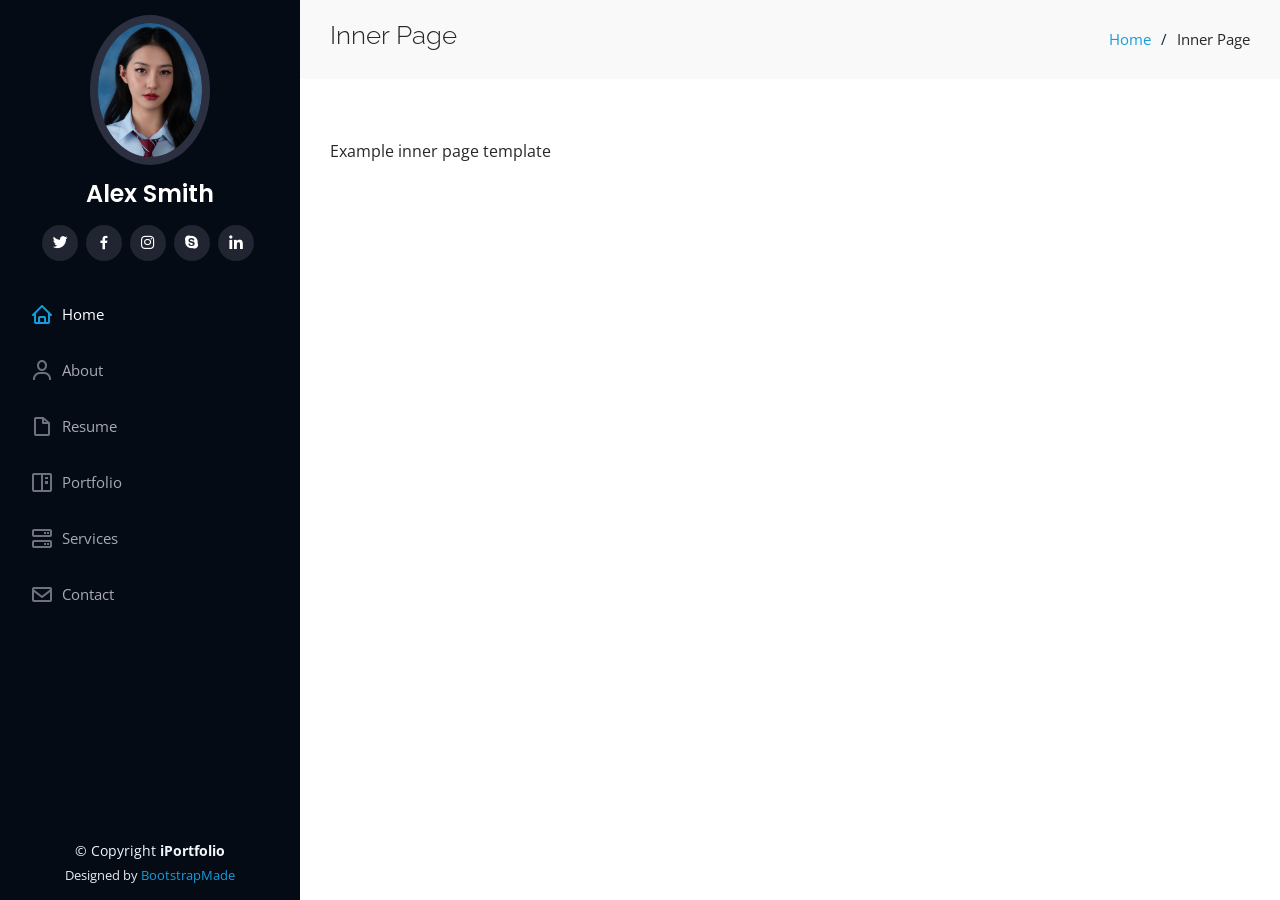
<file: inner-page.html>
<!DOCTYPE html>
<html lang="en">

<head>
  <meta charset="utf-8">
  <meta content="width=device-width, initial-scale=1.0" name="viewport">

  <title>Inner Page - iPortfolio Bootstrap Template</title>
  <meta content="" name="description">
  <meta content="" name="keywords">

  <!-- Favicons -->
  <link href="assets/img/favicon.png" rel="icon">
  <link href="assets/img/apple-touch-icon.png" rel="apple-touch-icon">

  <!-- Google Fonts -->
  <link href="https://fonts.googleapis.com/css?family=Open+Sans:300,300i,400,400i,600,600i,700,700i|Raleway:300,300i,400,400i,500,500i,600,600i,700,700i|Poppins:300,300i,400,400i,500,500i,600,600i,700,700i" rel="stylesheet">

  <!-- Vendor CSS Files -->
  <link href="assets/vendor/aos/aos.css" rel="stylesheet">
  <link href="assets/vendor/bootstrap/css/bootstrap.min.css" rel="stylesheet">
  <link href="assets/vendor/bootstrap-icons/bootstrap-icons.css" rel="stylesheet">
  <link href="assets/vendor/boxicons/css/boxicons.min.css" rel="stylesheet">
  <link href="assets/vendor/glightbox/css/glightbox.min.css" rel="stylesheet">
  <link href="assets/vendor/swiper/swiper-bundle.min.css" rel="stylesheet">

  <!-- Template Main CSS File -->
  <link href="assets/css/style.css" rel="stylesheet">

  <!-- =======================================================
  * Template Name: iPortfolio
  * Updated: May 30 2023 with Bootstrap v5.3.0
  * Template URL: https://bootstrapmade.com/iportfolio-bootstrap-portfolio-websites-template/
  * Author: BootstrapMade.com
  * License: https://bootstrapmade.com/license/
  ======================================================== -->
</head>

<body>

  <!-- ======= Mobile nav toggle button ======= -->
  <i class="bi bi-list mobile-nav-toggle d-xl-none"></i>

  <!-- ======= Header ======= -->
  <header id="header">
    <div class="d-flex flex-column">

      <div class="profile">
        <img src="assets/img/profile-img.jpg" alt="" class="img-fluid rounded-circle">
        <h1 class="text-light"><a href="index.html">Alex Smith</a></h1>
        <div class="social-links mt-3 text-center">
          <a href="#" class="twitter"><i class="bx bxl-twitter"></i></a>
          <a href="#" class="facebook"><i class="bx bxl-facebook"></i></a>
          <a href="#" class="instagram"><i class="bx bxl-instagram"></i></a>
          <a href="#" class="google-plus"><i class="bx bxl-skype"></i></a>
          <a href="#" class="linkedin"><i class="bx bxl-linkedin"></i></a>
        </div>
      </div>

      <nav id="navbar" class="nav-menu navbar">
        <ul>
          <li><a href="#hero" class="nav-link scrollto active"><i class="bx bx-home"></i> <span>Home</span></a></li>
          <li><a href="#about" class="nav-link scrollto"><i class="bx bx-user"></i> <span>About</span></a></li>
          <li><a href="#resume" class="nav-link scrollto"><i class="bx bx-file-blank"></i> <span>Resume</span></a></li>
          <li><a href="#portfolio" class="nav-link scrollto"><i class="bx bx-book-content"></i> <span>Portfolio</span></a></li>
          <li><a href="#services" class="nav-link scrollto"><i class="bx bx-server"></i> <span>Services</span></a></li>
          <li><a href="#contact" class="nav-link scrollto"><i class="bx bx-envelope"></i> <span>Contact</span></a></li>
        </ul>
      </nav><!-- .nav-menu -->
    </div>
  </header><!-- End Header -->

  <main id="main">

    <!-- ======= Breadcrumbs ======= -->
    <section class="breadcrumbs">
      <div class="container">

        <div class="d-flex justify-content-between align-items-center">
          <h2>Inner Page</h2>
          <ol>
            <li><a href="index.html">Home</a></li>
            <li>Inner Page</li>
          </ol>
        </div>

      </div>
    </section><!-- End Breadcrumbs -->

    <section class="inner-page">
      <div class="container">
        <p>
          Example inner page template
        </p>
      </div>
    </section>

  </main><!-- End #main -->

  <!-- ======= Footer ======= -->
  <footer id="footer">
    <div class="container">
      <div class="copyright">
        &copy; Copyright <strong><span>iPortfolio</span></strong>
      </div>
      <div class="credits">
        <!-- All the links in the footer should remain intact. -->
        <!-- You can delete the links only if you purchased the pro version. -->
        <!-- Licensing information: https://bootstrapmade.com/license/ -->
        <!-- Purchase the pro version with working PHP/AJAX contact form: https://bootstrapmade.com/iportfolio-bootstrap-portfolio-websites-template/ -->
        Designed by <a href="https://bootstrapmade.com/">BootstrapMade</a>
      </div>
    </div>
  </footer><!-- End  Footer -->

  <a href="#" class="back-to-top d-flex align-items-center justify-content-center"><i class="bi bi-arrow-up-short"></i></a>

  <!-- Vendor JS Files -->
  <script src="assets/vendor/purecounter/purecounter_vanilla.js"></script>
  <script src="assets/vendor/aos/aos.js"></script>
  <script src="assets/vendor/bootstrap/js/bootstrap.bundle.min.js"></script>
  <script src="assets/vendor/glightbox/js/glightbox.min.js"></script>
  <script src="assets/vendor/isotope-layout/isotope.pkgd.min.js"></script>
  <script src="assets/vendor/swiper/swiper-bundle.min.js"></script>
  <script src="assets/vendor/typed.js/typed.umd.js"></script>
  <script src="assets/vendor/waypoints/noframework.waypoints.js"></script>
  <script src="assets/vendor/php-email-form/validate.js"></script>

  <!-- Template Main JS File -->
  <script src="assets/js/main.js"></script>

</body>

</html>
</file>
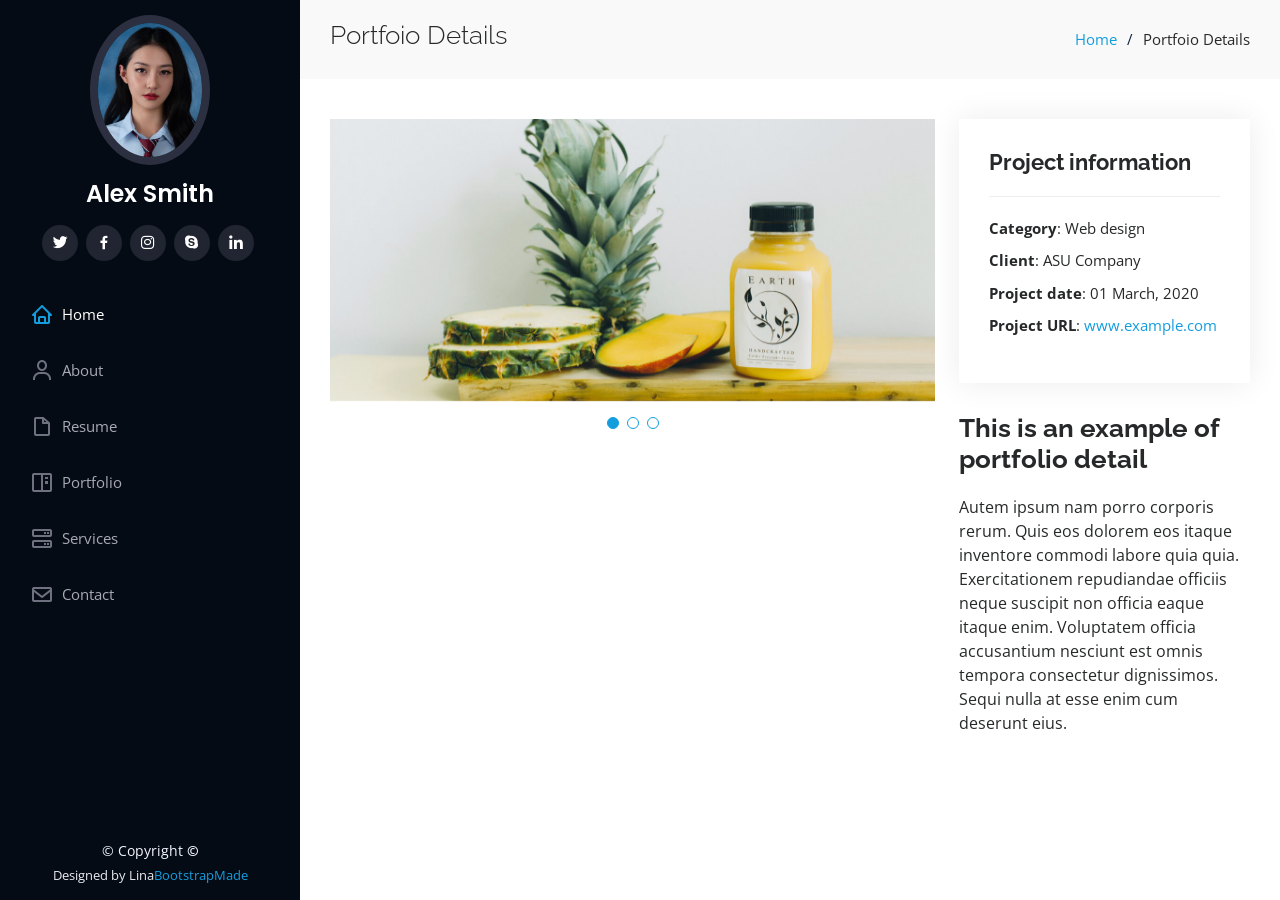
<file: portfolio-details.html>
<!DOCTYPE html>
<html lang="en">

<head>
  <meta charset="utf-8">
  <meta content="width=device-width, initial-scale=1.0" name="viewport">

  <title>Portfolio Details - </title>
  <meta content="" name="description">
  <meta content="" name="keywords">

  <!-- Favicons -->
  <link href="assets/img/favicon.png" rel="icon">
  <link href="assets/img/apple-touch-icon.png" rel="apple-touch-icon">

  <!-- Google Fonts -->
  <link href="https://fonts.googleapis.com/css?family=Open+Sans:300,300i,400,400i,600,600i,700,700i|Raleway:300,300i,400,400i,500,500i,600,600i,700,700i|Poppins:300,300i,400,400i,500,500i,600,600i,700,700i" rel="stylesheet">

  <!-- Vendor CSS Files -->
  <link href="assets/vendor/aos/aos.css" rel="stylesheet">
  <link href="assets/vendor/bootstrap/css/bootstrap.min.css" rel="stylesheet">
  <link href="assets/vendor/bootstrap-icons/bootstrap-icons.css" rel="stylesheet">
  <link href="assets/vendor/boxicons/css/boxicons.min.css" rel="stylesheet">
  <link href="assets/vendor/glightbox/css/glightbox.min.css" rel="stylesheet">
  <link href="assets/vendor/swiper/swiper-bundle.min.css" rel="stylesheet">

  <!-- Template Main CSS File -->
  <link href="assets/css/style.css" rel="stylesheet">

</head>

<body>

  <!-- ======= Mobile nav toggle button ======= -->
  <i class="bi bi-list mobile-nav-toggle d-xl-none"></i>

  <!-- ======= Header ======= -->
  <header id="header">
    <div class="d-flex flex-column">

      <div class="profile">
        <img src="assets/img/profile-img.jpg" alt="" class="img-fluid rounded-circle">
        <h1 class="text-light"><a href="index.html">Alex Smith</a></h1>
        <div class="social-links mt-3 text-center">
          <a href="#" class="twitter"><i class="bx bxl-twitter"></i></a>
          <a href="#" class="facebook"><i class="bx bxl-facebook"></i></a>
          <a href="#" class="instagram"><i class="bx bxl-instagram"></i></a>
          <a href="#" class="google-plus"><i class="bx bxl-skype"></i></a>
          <a href="#" class="linkedin"><i class="bx bxl-linkedin"></i></a>
        </div>
      </div>

      <nav id="navbar" class="nav-menu navbar">
        <ul>
          <li><a href="#hero" class="nav-link scrollto active"><i class="bx bx-home"></i> <span>Home</span></a></li>
          <li><a href="#about" class="nav-link scrollto"><i class="bx bx-user"></i> <span>About</span></a></li>
          <li><a href="#resume" class="nav-link scrollto"><i class="bx bx-file-blank"></i> <span>Resume</span></a></li>
          <li><a href="#portfolio" class="nav-link scrollto"><i class="bx bx-book-content"></i> <span>Portfolio</span></a></li>
          <li><a href="#services" class="nav-link scrollto"><i class="bx bx-server"></i> <span>Services</span></a></li>
          <li><a href="#contact" class="nav-link scrollto"><i class="bx bx-envelope"></i> <span>Contact</span></a></li>
        </ul>
      </nav><!-- .nav-menu -->
    </div>
  </header><!-- End Header -->

  <main id="main">

    <!-- ======= Breadcrumbs ======= -->
    <section id="breadcrumbs" class="breadcrumbs">
      <div class="container">

        <div class="d-flex justify-content-between align-items-center">
          <h2>Portfoio Details</h2>
          <ol>
            <li><a href="index.html">Home</a></li>
            <li>Portfoio Details</li>
          </ol>
        </div>

      </div>
    </section><!-- End Breadcrumbs -->

    <!-- ======= Portfolio Details Section ======= -->
    <section id="portfolio-details" class="portfolio-details">
      <div class="container">

        <div class="row gy-4">

          <div class="col-lg-8">
            <div class="portfolio-details-slider swiper">
              <div class="swiper-wrapper align-items-center">

                <div class="swiper-slide">
                  <img src="assets/img/portfolio/portfolio-details-1.jpg" alt="">
                </div>

                <div class="swiper-slide">
                  <img src="assets/img/portfolio/portfolio-details-2.jpg" alt="">
                </div>

                <div class="swiper-slide">
                  <img src="assets/img/portfolio/portfolio-details-3.jpg" alt="">
                </div>

              </div>
              <div class="swiper-pagination"></div>
            </div>
          </div>

          <div class="col-lg-4">
            <div class="portfolio-info">
              <h3>Project information</h3>
              <ul>
                <li><strong>Category</strong>: Web design</li>
                <li><strong>Client</strong>: ASU Company</li>
                <li><strong>Project date</strong>: 01 March, 2020</li>
                <li><strong>Project URL</strong>: <a href="#">www.example.com</a></li>
              </ul>
            </div>
            <div class="portfolio-description">
              <h2>This is an example of portfolio detail</h2>
              <p>
                Autem ipsum nam porro corporis rerum. Quis eos dolorem eos itaque inventore commodi labore quia quia. Exercitationem repudiandae officiis neque suscipit non officia eaque itaque enim. Voluptatem officia accusantium nesciunt est omnis tempora consectetur dignissimos. Sequi nulla at esse enim cum deserunt eius.
              </p>
            </div>
          </div>

        </div>

      </div>
    </section><!-- End Portfolio Details Section -->

  </main><!-- End #main -->

  <!-- ======= Footer ======= -->
  <footer id="footer">
    <div class="container">
      <div class="copyright">
        &copy; Copyright <strong><span> © </span></strong>
      </div>
      <div class="credits">
        <!-- All the links in the footer should remain intact. -->
        <!-- You can delete the links only if you purchased the pro version. -->
        <!-- Licensing information: https://bootstrapmade.com/license/ -->
        <!-- Purchase the pro version with working PHP/AJAX contact form: https://bootstrapmade.com/iportfolio-bootstrap-portfolio-websites-template/ -->
        Designed by Lina<a href="https://github.zhanglina94.io/">BootstrapMade</a>
      </div>
    </div>
  </footer><!-- End  Footer -->

  <a href="#" class="back-to-top d-flex align-items-center justify-content-center"><i class="bi bi-arrow-up-short"></i></a>

  <!-- Vendor JS Files -->
  <script src="assets/vendor/purecounter/purecounter_vanilla.js"></script>
  <script src="assets/vendor/aos/aos.js"></script>
  <script src="assets/vendor/bootstrap/js/bootstrap.bundle.min.js"></script>
  <script src="assets/vendor/glightbox/js/glightbox.min.js"></script>
  <script src="assets/vendor/isotope-layout/isotope.pkgd.min.js"></script>
  <script src="assets/vendor/swiper/swiper-bundle.min.js"></script>
  <script src="assets/vendor/typed.js/typed.umd.js"></script>
  <script src="assets/vendor/waypoints/noframework.waypoints.js"></script>
  <script src="assets/vendor/php-email-form/validate.js"></script>

  <!-- Template Main JS File -->
  <script src="assets/js/main.js"></script>

</body>

</html>
</file>
<file: assets/css/style.css>
/**
* Template Name: iPortfolio
* Updated: May 30 2023 with Bootstrap v5.3.0
* Template URL: https://bootstrapmade.com/iportfolio-bootstrap-portfolio-websites-template/
* Author: BootstrapMade.com
* License: https://bootstrapmade.com/license/
*/

/*--------------------------------------------------------------
# General
--------------------------------------------------------------*/
body {
  font-family: "Open Sans", sans-serif;
  color: #272829;
}

a {
  color: #149ddd;
  text-decoration: none;
}

a:hover {
  color: #37b3ed;
  text-decoration: none;
}

h1,
h2,
h3,
h4,
h5,
h6 {
  font-family: "Raleway", sans-serif;
}

/*--------------------------------------------------------------
# Back to top button
--------------------------------------------------------------*/
.back-to-top {
  position: fixed;
  visibility: hidden;
  opacity: 0;
  right: 15px;
  bottom: 15px;
  z-index: 996;
  background: #149ddd;
  width: 40px;
  height: 40px;
  border-radius: 50px;
  transition: all 0.4s;
}

.back-to-top i {
  font-size: 28px;
  color: #fff;
  line-height: 0;
}

.back-to-top:hover {
  background: #2eafec;
  color: #fff;
}

.back-to-top.active {
  visibility: visible;
  opacity: 1;
}

/*--------------------------------------------------------------
# Header
--------------------------------------------------------------*/
#header {
  position: fixed;
  top: 0;
  left: 0;
  bottom: 0;
  width: 300px;
  transition: all ease-in-out 0.5s;
  z-index: 9997;
  transition: all 0.5s;
  padding: 0 15px;
  background: #040b14;
  overflow-y: auto;
}

#header .profile img {
  margin: 15px auto;
  display: block;
  width: 120px;
  border: 8px solid #2c2f3f;
}

#header .profile h1 {
  font-size: 24px;
  margin: 0;
  padding: 0;
  font-weight: 600;
  -moz-text-align-last: center;
  text-align-last: center;
  font-family: "Poppins", sans-serif;
}

#header .profile h1 a,
#header .profile h1 a:hover {
  color: #fff;
  text-decoration: none;
}

#header .profile .social-links a {
  font-size: 18px;
  display: inline-block;
  background: #212431;
  color: #fff;
  line-height: 1;
  padding: 8px 0;
  margin-right: 4px;
  border-radius: 50%;
  text-align: center;
  width: 36px;
  height: 36px;
  transition: 0.3s;
}

#header .profile .social-links a:hover {
  background: #149ddd;
  color: #fff;
  text-decoration: none;
}

#main {
  margin-left: 300px;
}

.container,
.container-fluid {
  padding-left: 30px;
  padding-right: 30px;
}

@media (max-width: 1199px) {
  #header {
    left: -300px;
  }

  #main {
    margin-left: 0;
  }

  .container,
  .container-fluid {
    padding-left: 12px;
    padding-right: 12px;
  }
}

/*--------------------------------------------------------------
# Navigation Menu
--------------------------------------------------------------*/
/* Desktop Navigation */
.nav-menu {
  padding: 30px 0 0 0;
}

.nav-menu * {
  margin: 0;
  padding: 0;
  list-style: none;
}

.nav-menu>ul>li {
  position: relative;
  white-space: nowrap;
}

.nav-menu a,
.nav-menu a:focus {
  display: flex;
  align-items: center;
  color: #a8a9b4;
  padding: 12px 15px;
  margin-bottom: 8px;
  transition: 0.3s;
  font-size: 15px;
}

.nav-menu a i,
.nav-menu a:focus i {
  font-size: 24px;
  padding-right: 8px;
  color: #6f7180;
}

.nav-menu a:hover,
.nav-menu .active,
.nav-menu .active:focus,
.nav-menu li:hover>a {
  text-decoration: none;
  color: #fff;
}

.nav-menu a:hover i,
.nav-menu .active i,
.nav-menu .active:focus i,
.nav-menu li:hover>a i {
  color: #149ddd;
}

/* Mobile Navigation */
.mobile-nav-toggle {
  position: fixed;
  right: 15px;
  top: 15px;
  z-index: 9998;
  border: 0;
  font-size: 24px;
  transition: all 0.4s;
  outline: none !important;
  background-color: #149ddd;
  color: #fff;
  width: 40px;
  height: 40px;
  display: inline-flex;
  align-items: center;
  justify-content: center;
  line-height: 0;
  border-radius: 50px;
  cursor: pointer;
}

.mobile-nav-active {
  overflow: hidden;
}

.mobile-nav-active #header {
  left: 0;
}

/*--------------------------------------------------------------
# Hero Section
--------------------------------------------------------------*/
#hero {
  width: 100%;
  height: 100vh;
  background: url("../img/hero-bg.jpg") top center;
  background-size: cover;
}

#hero:before {
  content: "";
  background: rgba(5, 13, 24, 0.3);
  position: absolute;
  bottom: 0;
  top: 0;
  left: 0;
  right: 0;
  z-index: 1;
}

#hero .hero-container {
  position: relative;
  z-index: 2;
  min-width: 300px;
}

#hero h1 {
  margin: 0 0 10px 0;
  font-size: 64px;
  font-weight: 700;
  line-height: 56px;
  color: #fff;
}

#hero p {
  color: #fff;
  margin-bottom: 50px;
  font-size: 26px;
  font-family: "Poppins", sans-serif;
}

#hero p span {
  color: #fff;
  padding-bottom: 4px;
  letter-spacing: 1px;
  border-bottom: 3px solid #149ddd;
}

@media (min-width: 1024px) {
  #hero {
    background-attachment: fixed;
  }
}

@media (max-width: 768px) {
  #hero h1 {
    font-size: 28px;
    line-height: 36px;
  }

  #hero h2 {
    font-size: 18px;
    line-height: 24px;
    margin-bottom: 30px;
  }
}

/*--------------------------------------------------------------
# Sections General
--------------------------------------------------------------*/
section {
  padding: 60px 0;
  overflow: hidden;
}

.section-bg {
  background: #f5f8fd;
}

.section-title {
  padding-bottom: 30px;
}

.section-title h2 {
  font-size: 32px;
  font-weight: bold;
  margin-bottom: 20px;
  padding-bottom: 20px;
  position: relative;
  color: #173b6c;
}

.section-title h2::after {
  content: "";
  position: absolute;
  display: block;
  width: 50px;
  height: 3px;
  background: #149ddd;
  bottom: 0;
  left: 0;
}

.section-title p {
  margin-bottom: 0;
}

/*--------------------------------------------------------------
# About
--------------------------------------------------------------*/
.about .content h3 {
  font-weight: 700;
  font-size: 26px;
  color: #173b6c;
}

.about .content ul {
  list-style: none;
  padding: 0;
}

.about .content ul li {
  margin-bottom: 20px;
  display: flex;
  align-items: center;
}

.about .content ul strong {
  margin-right: 10px;
}

.about .content ul i {
  font-size: 16px;
  margin-right: 5px;
  color: #149ddd;
  line-height: 0;
}

.about .content p:last-child {
  margin-bottom: 0;
}

/*--------------------------------------------------------------
# Facts
--------------------------------------------------------------*/
.facts {
  padding-bottom: 30px;
}

.facts .count-box {
  padding: 30px;
  width: 100%;
}

.facts .count-box i {
  display: block;
  font-size: 44px;
  color: #149ddd;
  float: left;
  line-height: 0;
}

.facts .count-box span {
  font-size: 48px;
  line-height: 40px;
  display: block;
  font-weight: 700;
  color: #050d18;
  margin-left: 60px;
}

.facts .count-box p {
  padding: 15px 0 0 0;
  margin: 0 0 0 60px;
  font-family: "Raleway", sans-serif;
  font-size: 14px;
  color: #122f57;
}

.facts .count-box a {
  font-weight: 600;
  display: block;
  margin-top: 20px;
  color: #122f57;
  font-size: 15px;
  font-family: "Poppins", sans-serif;
  transition: ease-in-out 0.3s;
}

.facts .count-box a:hover {
  color: #1f5297;
}

/*--------------------------------------------------------------
# Akills
--------------------------------------------------------------*/
.skills .progress {
  height: 60px;
  display: block;
  background: none;
  border-radius: 0;
}

.skills .progress .skill {
  padding: 0;
  margin: 0 0 6px 0;
  text-transform: uppercase;
  display: block;
  font-weight: 600;
  font-family: "Poppins", sans-serif;
  color: #050d18;
}

.skills .progress .skill .val {
  float: right;
  font-style: normal;
}

.skills .progress-bar-wrap {
  background: #dce8f8;
  height: 10px;
}

.skills .progress-bar {
  width: 1px;
  height: 10px;
  transition: 0.9s;
  background-color: #149ddd;
}

/*--------------------------------------------------------------
# Resume
--------------------------------------------------------------*/
.resume .resume-title {
  font-size: 26px;
  font-weight: 700;
  margin-top: 20px;
  margin-bottom: 20px;
  color: #050d18;
}

.resume .resume-item {
  padding: 0 0 20px 20px;
  margin-top: -2px;
  border-left: 2px solid #1f5297;
  position: relative;
}

.resume .resume-item h4 {
  line-height: 18px;
  font-size: 18px;
  font-weight: 600;
  text-transform: uppercase;
  font-family: "Poppins", sans-serif;
  color: #050d18;
  margin-bottom: 10px;
}

.resume .resume-item h5 {
  font-size: 16px;
  background: #e4edf9;
  padding: 5px 15px;
  display: inline-block;
  font-weight: 600;
  margin-bottom: 10px;
}

.resume .resume-item ul {
  padding-left: 20px;
}

.resume .resume-item ul li {
  padding-bottom: 10px;
}

.resume .resume-item:last-child {
  padding-bottom: 0;
}

.resume .resume-item::before {
  content: "";
  position: absolute;
  width: 16px;
  height: 16px;
  border-radius: 50px;
  left: -9px;
  top: 0;
  background: #fff;
  border: 2px solid #1f5297;
}

/*--------------------------------------------------------------
# Portfolio
--------------------------------------------------------------*/
.portfolio .portfolio-item {
  margin-bottom: 30px;
}

.portfolio #portfolio-flters {
  padding: 0;
  margin: 0 auto 35px auto;
  list-style: none;
  text-align: center;
  background: #fff;
  border-radius: 50px;
  padding: 2px 15px;
}

.portfolio #portfolio-flters li {
  cursor: pointer;
  display: inline-block;
  padding: 10px 15px 8px 15px;
  font-size: 14px;
  font-weight: 600;
  line-height: 1;
  text-transform: uppercase;
  color: #272829;
  margin-bottom: 5px;
  transition: all 0.3s ease-in-out;
}

.portfolio #portfolio-flters li:hover,
.portfolio #portfolio-flters li.filter-active {
  color: #149ddd;
}

.portfolio #portfolio-flters li:last-child {
  margin-right: 0;
}

.portfolio .portfolio-wrap {
  transition: 0.3s;
  position: relative;
  overflow: hidden;
  z-index: 1;
}

.portfolio .portfolio-wrap::before {
  content: "";
  background: rgba(255, 255, 255, 0.5);
  position: absolute;
  left: 0;
  right: 0;
  top: 0;
  bottom: 0;
  transition: all ease-in-out 0.3s;
  z-index: 2;
  opacity: 0;
}

.portfolio .portfolio-wrap .portfolio-links {
  opacity: 1;
  left: 0;
  right: 0;
  bottom: -60px;
  z-index: 3;
  position: absolute;
  transition: all ease-in-out 0.3s;
  display: flex;
  justify-content: center;
}

.portfolio .portfolio-wrap .portfolio-links a {
  color: #fff;
  font-size: 28px;
  text-align: center;
  background: rgba(20, 157, 221, 0.75);
  transition: 0.3s;
  width: 50%;
}

.portfolio .portfolio-wrap .portfolio-links a:hover {
  background: rgba(20, 157, 221, 0.95);
}

.portfolio .portfolio-wrap .portfolio-links a+a {
  border-left: 1px solid #37b3ed;
}

.portfolio .portfolio-wrap:hover::before {
  top: 0;
  left: 0;
  right: 0;
  bottom: 0;
  opacity: 1;
}

.portfolio .portfolio-wrap:hover .portfolio-links {
  opacity: 1;
  bottom: 0;
}

/*--------------------------------------------------------------
# Portfolio Details
--------------------------------------------------------------*/
.portfolio-details {
  padding-top: 40px;
}

.portfolio-details .portfolio-details-slider img {
  width: 100%;
}

.portfolio-details .portfolio-details-slider .swiper-pagination {
  margin-top: 20px;
  position: relative;
}

.portfolio-details .portfolio-details-slider .swiper-pagination .swiper-pagination-bullet {
  width: 12px;
  height: 12px;
  background-color: #fff;
  opacity: 1;
  border: 1px solid #149ddd;
}

.portfolio-details .portfolio-details-slider .swiper-pagination .swiper-pagination-bullet-active {
  background-color: #149ddd;
}

.portfolio-details .portfolio-info {
  padding: 30px;
  box-shadow: 0px 0 30px rgba(5, 13, 24, 0.08);
}

.portfolio-details .portfolio-info h3 {
  font-size: 22px;
  font-weight: 700;
  margin-bottom: 20px;
  padding-bottom: 20px;
  border-bottom: 1px solid #eee;
}

.portfolio-details .portfolio-info ul {
  list-style: none;
  padding: 0;
  font-size: 15px;
}

.portfolio-details .portfolio-info ul li+li {
  margin-top: 10px;
}

.portfolio-details .portfolio-description {
  padding-top: 30px;
}

.portfolio-details .portfolio-description h2 {
  font-size: 26px;
  font-weight: 700;
  margin-bottom: 20px;
}

.portfolio-details .portfolio-description p {
  padding: 0;
}

/*--------------------------------------------------------------
# Services
--------------------------------------------------------------*/
.services .icon-box {
  margin-bottom: 20px;
}

.services .icon {
  float: left;
  display: flex;
  align-items: center;
  justify-content: center;
  width: 54px;
  height: 54px;
  background: #149ddd;
  border-radius: 50%;
  transition: 0.5s;
  border: 1px solid #149ddd;
}

.services .icon i {
  color: #fff;
  font-size: 24px;
  line-height: 0;
}

.services .icon-box:hover .icon {
  background: #fff;
}

.services .icon-box:hover .icon i {
  color: #149ddd;
}

.services .title {
  margin-left: 80px;
  font-weight: 700;
  margin-bottom: 15px;
  font-size: 18px;
}

.services .title a {
  color: #343a40;
}

.services .title a:hover {
  color: #149ddd;
}

.services .description {
  margin-left: 80px;
  line-height: 24px;
  font-size: 14px;
}

/*--------------------------------------------------------------
# Testimonials
--------------------------------------------------------------*/
.testimonials .testimonials-carousel,
.testimonials .testimonials-slider {
  overflow: hidden;
}

.testimonials .testimonial-item {
  box-sizing: content-box;
  text-align: center;
  min-height: 320px;
}

.testimonials .testimonial-item .testimonial-img {
  width: 90px;
  border-radius: 50%;
  margin: 0 auto;
}

.testimonials .testimonial-item h3 {
  font-size: 18px;
  font-weight: bold;
  margin: 10px 0 5px 0;
  color: #111;
}

.testimonials .testimonial-item h4 {
  font-size: 14px;
  color: #999;
  margin: 0;
}

.testimonials .testimonial-item .quote-icon-left,
.testimonials .testimonial-item .quote-icon-right {
  color: #c3e8fa;
  font-size: 26px;
}

.testimonials .testimonial-item .quote-icon-left {
  display: inline-block;
  left: -5px;
  position: relative;
}

.testimonials .testimonial-item .quote-icon-right {
  display: inline-block;
  right: -5px;
  position: relative;
  top: 10px;
}

.testimonials .testimonial-item p {
  font-style: italic;
  margin: 0 15px 15px 15px;
  padding: 20px;
  background: #fff;
  position: relative;
  margin-bottom: 35px;
  border-radius: 6px;
  box-shadow: 0px 2px 15px rgba(0, 0, 0, 0.1);
}

.testimonials .testimonial-item p::after {
  content: "";
  width: 0;
  height: 0;
  border-top: 20px solid #fff;
  border-right: 20px solid transparent;
  border-left: 20px solid transparent;
  position: absolute;
  bottom: -20px;
  left: calc(50% - 20px);
}

.testimonials .swiper-pagination {
  margin-top: 20px;
  position: relative;
}

.testimonials .swiper-pagination .swiper-pagination-bullet {
  width: 12px;
  height: 12px;
  background-color: #fff;
  opacity: 1;
  border: 1px solid #149ddd;
}

.testimonials .swiper-pagination .swiper-pagination-bullet-active {
  background-color: #149ddd;
}

/*--------------------------------------------------------------
# Contact
--------------------------------------------------------------*/
.contact {
  padding-bottom: 130px;
}

.contact .info {
  padding: 30px;
  background: #fff;
  width: 100%;
  box-shadow: 0 0 24px 0 rgba(0, 0, 0, 0.12);
}

.contact .info i {
  font-size: 20px;
  color: #149ddd;
  float: left;
  width: 44px;
  height: 44px;
  background: #dff3fc;
  display: flex;
  justify-content: center;
  align-items: center;
  border-radius: 50px;
  transition: all 0.3s ease-in-out;
}

.contact .info h4 {
  padding: 0 0 0 60px;
  font-size: 22px;
  font-weight: 600;
  margin-bottom: 5px;
  color: #050d18;
}

.contact .info p {
  padding: 0 0 10px 60px;
  margin-bottom: 20px;
  font-size: 14px;
  color: #173b6c;
}

.contact .info .email p {
  padding-top: 5px;
}

.contact .info .social-links {
  padding-left: 60px;
}

.contact .info .social-links a {
  font-size: 18px;
  display: inline-block;
  background: #333;
  color: #fff;
  line-height: 1;
  padding: 8px 0;
  border-radius: 50%;
  text-align: center;
  width: 36px;
  height: 36px;
  transition: 0.3s;
  margin-right: 10px;
}

.contact .info .social-links a:hover {
  background: #149ddd;
  color: #fff;
}

.contact .info .email:hover i,
.contact .info .address:hover i,
.contact .info .phone:hover i {
  background: #149ddd;
  color: #fff;
}

.contact .php-email-form {
  width: 100%;
  padding: 30px;
  background: #fff;
  box-shadow: 0 0 24px 0 rgba(0, 0, 0, 0.12);
}

.contact .php-email-form .form-group {
  padding-bottom: 8px;
}

.contact .php-email-form .validate {
  display: none;
  color: red;
  margin: 0 0 15px 0;
  font-weight: 400;
  font-size: 13px;
}

.contact .php-email-form .error-message {
  display: none;
  color: #fff;
  background: #ed3c0d;
  text-align: left;
  padding: 15px;
  font-weight: 600;
}

.contact .php-email-form .error-message br+br {
  margin-top: 25px;
}

.contact .php-email-form .sent-message {
  display: none;
  color: #fff;
  background: #18d26e;
  text-align: center;
  padding: 15px;
  font-weight: 600;
}

.contact .php-email-form .loading {
  display: none;
  background: #fff;
  text-align: center;
  padding: 15px;
}

.contact .php-email-form .loading:before {
  content: "";
  display: inline-block;
  border-radius: 50%;
  width: 24px;
  height: 24px;
  margin: 0 10px -6px 0;
  border: 3px solid #18d26e;
  border-top-color: #eee;
  animation: animate-loading 1s linear infinite;
}

.contact .php-email-form .form-group {
  margin-bottom: 15px;
}

.contact .php-email-form label {
  padding-bottom: 8px;
}

.contact .php-email-form input,
.contact .php-email-form textarea {
  border-radius: 0;
  box-shadow: none;
  font-size: 14px;
}

.contact .php-email-form input {
  height: 44px;
}

.contact .php-email-form textarea {
  padding: 10px 15px;
}

.contact .php-email-form button[type=submit] {
  background: #149ddd;
  border: 0;
  padding: 10px 24px;
  color: #fff;
  transition: 0.4s;
  border-radius: 4px;
}

.contact .php-email-form button[type=submit]:hover {
  background: #37b3ed;
}

@keyframes animate-loading {
  0% {
    transform: rotate(0deg);
  }

  100% {
    transform: rotate(360deg);
  }
}

/*--------------------------------------------------------------
# Breadcrumbs
--------------------------------------------------------------*/
.breadcrumbs {
  padding: 20px 0;
  background: #f9f9f9;
}

.breadcrumbs h2 {
  font-size: 26px;
  font-weight: 300;
}

.breadcrumbs ol {
  display: flex;
  flex-wrap: wrap;
  list-style: none;
  padding: 0;
  margin: 0;
  font-size: 15px;
}

.breadcrumbs ol li+li {
  padding-left: 10px;
}

.breadcrumbs ol li+li::before {
  display: inline-block;
  padding-right: 10px;
  color: #0e2442;
  content: "/";
}

@media (max-width: 768px) {
  .breadcrumbs .d-flex {
    display: block !important;
  }

  .breadcrumbs ol {
    display: block;
  }

  .breadcrumbs ol li {
    display: inline-block;
  }
}

/*--------------------------------------------------------------
# Footer
--------------------------------------------------------------*/
#footer {
  padding: 15px;
  color: #f4f6fd;
  font-size: 14px;
  position: fixed;
  left: 0;
  bottom: 0;
  width: 300px;
  z-index: 9999;
  background: #040b14;
}

#footer .copyright {
  text-align: center;
}

#footer .credits {
  padding-top: 5px;
  text-align: center;
  font-size: 13px;
  color: #eaebf0;
}

@media (max-width: 1199px) {
  #footer {
    position: static;
    width: auto;
    padding-right: 20px 15px;
  }
}

/*--------------------------------------------------------------
# Custom — Professional profile enhancements
--------------------------------------------------------------*/
/* Fallback: show content if AOS fails to load */
body:not(.aos-init) [data-aos] {
  opacity: 1 !important;
  transform: none !important;
}

.hero-tagline {
  font-size: 18px;
  font-weight: 600;
  margin: 10px 0;
  color: #fff;
  opacity: 0.95;
}

.hero-summary {
  font-size: 16px;
  margin-top: 8px;
  color: rgba(255, 255, 255, 0.85);
}

.hero-cta {
  margin-top: 24px;
  display: flex;
  flex-wrap: wrap;
  gap: 12px;
  justify-content: center;
}

.btn-hero {
  display: inline-block;
  padding: 10px 22px;
  border-radius: 50px;
  font-family: "Poppins", sans-serif;
  font-size: 14px;
  font-weight: 500;
  transition: all 0.3s ease;
}

.btn-hero-primary {
  background: #149ddd;
  color: #fff;
  border: 2px solid #149ddd;
}

.btn-hero-primary:hover {
  background: #37b3ed;
  border-color: #37b3ed;
  color: #fff;
}

.btn-hero-outline {
  background: transparent;
  color: #fff;
  border: 2px solid rgba(255, 255, 255, 0.7);
}

.btn-hero-outline:hover {
  background: rgba(255, 255, 255, 0.12);
  border-color: #fff;
  color: #fff;
}

.skill-group-title {
  font-size: 16px;
  font-weight: 600;
  color: #173b6c;
  margin-bottom: 12px;
}

.skill-tags {
  display: flex;
  flex-wrap: wrap;
  gap: 8px;
}

.skill-tags span {
  display: inline-block;
  padding: 6px 14px;
  background: #fff;
  border: 1px solid #dce8f1;
  border-radius: 20px;
  font-size: 13px;
  color: #272829;
  transition: all 0.2s ease;
}

.skill-tags span:hover {
  border-color: #149ddd;
  color: #149ddd;
}

.project-info {
  padding: 16px 4px 24px;
}

.project-info h4 {
  font-size: 18px;
  font-weight: 600;
  margin-bottom: 8px;
  color: #173b6c;
}

.project-info p {
  font-size: 14px;
  color: #555;
  margin-bottom: 10px;
  line-height: 1.6;
}

.project-tags {
  display: flex;
  flex-wrap: wrap;
  gap: 6px;
  margin-bottom: 10px;
}

.project-tags span {
  font-size: 11px;
  padding: 3px 10px;
  background: #e8f4fc;
  color: #149ddd;
  border-radius: 12px;
  font-weight: 500;
}

.project-link {
  font-size: 13px;
  font-weight: 600;
  color: #149ddd;
}

.project-link:hover {
  color: #37b3ed;
}

.portfolio-wrap--placeholder {
  background: linear-gradient(135deg, #173b6c 0%, #149ddd 100%);
  min-height: 240px;
  display: flex;
  align-items: center;
  justify-content: center;
}

.portfolio-placeholder {
  text-align: center;
  color: #fff;
  padding: 40px 24px;
  pointer-events: none;
}

.portfolio-placeholder i {
  font-size: 48px;
  display: block;
  margin-bottom: 12px;
  opacity: 0.9;
}

.portfolio-placeholder span {
  font-size: 15px;
  font-weight: 600;
  letter-spacing: 0.3px;
  line-height: 1.4;
}

.contact-cards {
  justify-content: center;
}

.contact-card {
  text-align: center;
  padding: 30px 20px;
  background: #fff;
  box-shadow: 0 0 30px rgba(0, 0, 0, 0.06);
  border-radius: 8px;
  margin-bottom: 20px;
  height: 100%;
}

.contact-card i {
  font-size: 32px;
  color: #149ddd;
  margin-bottom: 12px;
  display: block;
}

.contact-card h4 {
  font-size: 16px;
  font-weight: 600;
  margin-bottom: 8px;
}

.contact-card p {
  margin: 0;
  font-size: 14px;
  word-break: break-word;
}

#research .icon-box {
  background: #fff;
}

.profile-subtitle {
  font-size: 13px;
  color: rgba(255, 255, 255, 0.7);
  margin-top: 4px;
}

.about-photo {
  border-radius: 8px;
  box-shadow: 0 8px 28px rgba(0, 0, 0, 0.12);
}

.about-tags {
  margin-top: 16px;
}

.highlight-link {
  display: flex;
  width: 100%;
  color: inherit;
  text-decoration: none;
  transition: transform 0.2s ease;
}

.highlight-link:hover {
  color: inherit;
  transform: translateY(-4px);
}

.pub-list {
  display: flex;
  flex-direction: column;
  gap: 20px;
}

.pub-item {
  padding: 20px 24px;
  background: #f5f8fd;
  border-left: 3px solid #149ddd;
  border-radius: 0 8px 8px 0;
}

.pub-item h4 {
  font-size: 17px;
  margin: 8px 0;
}

.pub-item h4 a {
  color: #173b6c;
}

.pub-item h4 a:hover {
  color: #149ddd;
}

.pub-item p {
  margin: 0;
  font-size: 14px;
  color: #555;
}

.pub-meta {
  display: flex;
  gap: 10px;
}

.pub-year,
.pub-type {
  font-size: 12px;
  font-weight: 600;
  padding: 2px 10px;
  border-radius: 12px;
}

.pub-year {
  background: #e8f4fc;
  color: #149ddd;
}

.pub-type {
  background: #eef0f3;
  color: #666;
}

.pub-links {
  margin-top: 8px;
}

.pub-links a {
  font-size: 13px;
  font-weight: 600;
}

.repo-card {
  background: #fff;
  padding: 24px;
  border-radius: 8px;
  box-shadow: 0 0 24px rgba(0, 0, 0, 0.06);
  margin-bottom: 24px;
  height: calc(100% - 24px);
  transition: transform 0.2s ease, box-shadow 0.2s ease;
}

.repo-card:hover {
  transform: translateY(-4px);
  box-shadow: 0 8px 32px rgba(0, 0, 0, 0.1);
}

.repo-header {
  display: flex;
  align-items: center;
  gap: 10px;
  margin-bottom: 10px;
}

.repo-header i {
  font-size: 20px;
  color: #149ddd;
}

.repo-header h4 {
  font-size: 16px;
  margin: 0;
}

.repo-header h4 a {
  color: #173b6c;
}

.repo-card p {
  font-size: 14px;
  color: #555;
  margin-bottom: 12px;
  line-height: 1.5;
}

.footer-links {
  display: flex;
  justify-content: center;
  gap: 16px;
  margin-bottom: 8px;
}

.footer-links a {
  color: #149ddd;
  font-size: 13px;
}

.footer-links a:hover {
  color: #37b3ed;
}

#skills.skills {
  background: transparent;
}

@media (max-width: 768px) {
  .hero-cta {
    flex-direction: column;
    align-items: center;
  }

  .btn-hero {
    width: 200px;
    text-align: center;
  }
}
</file>
